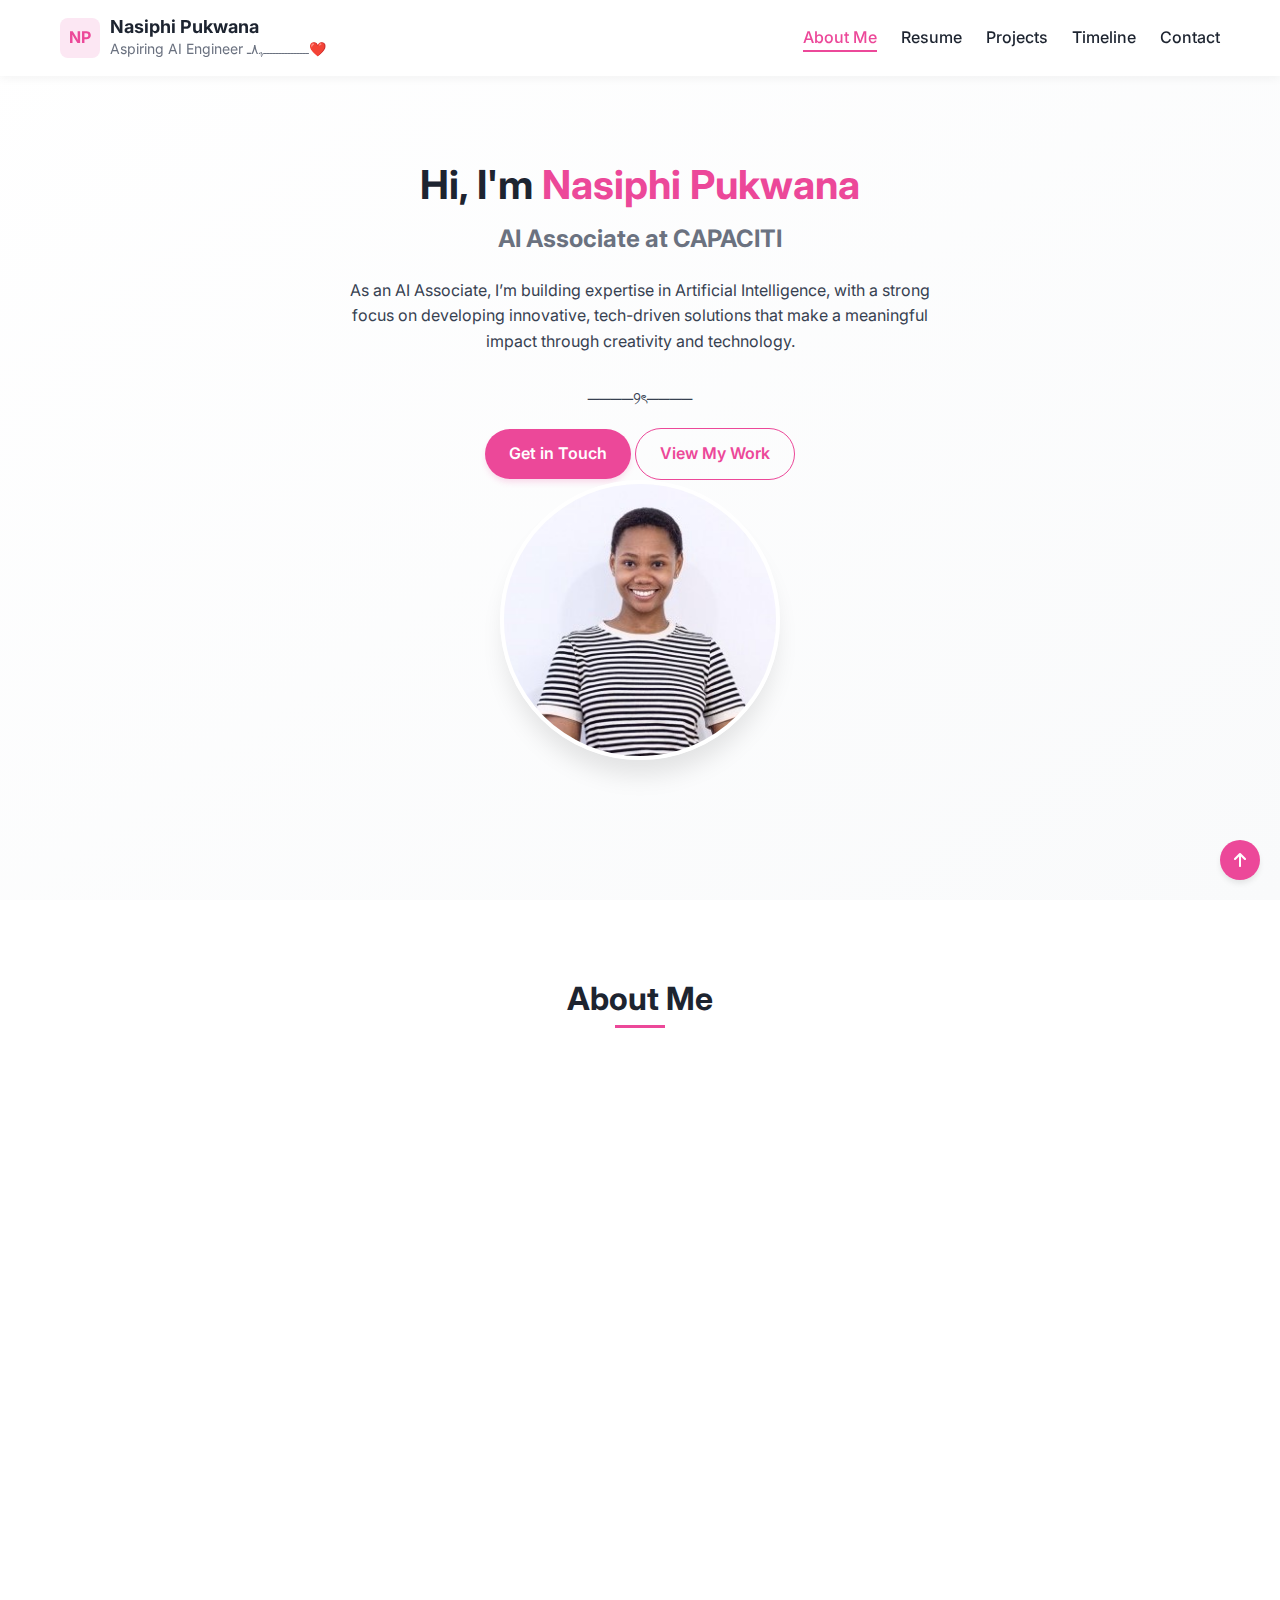
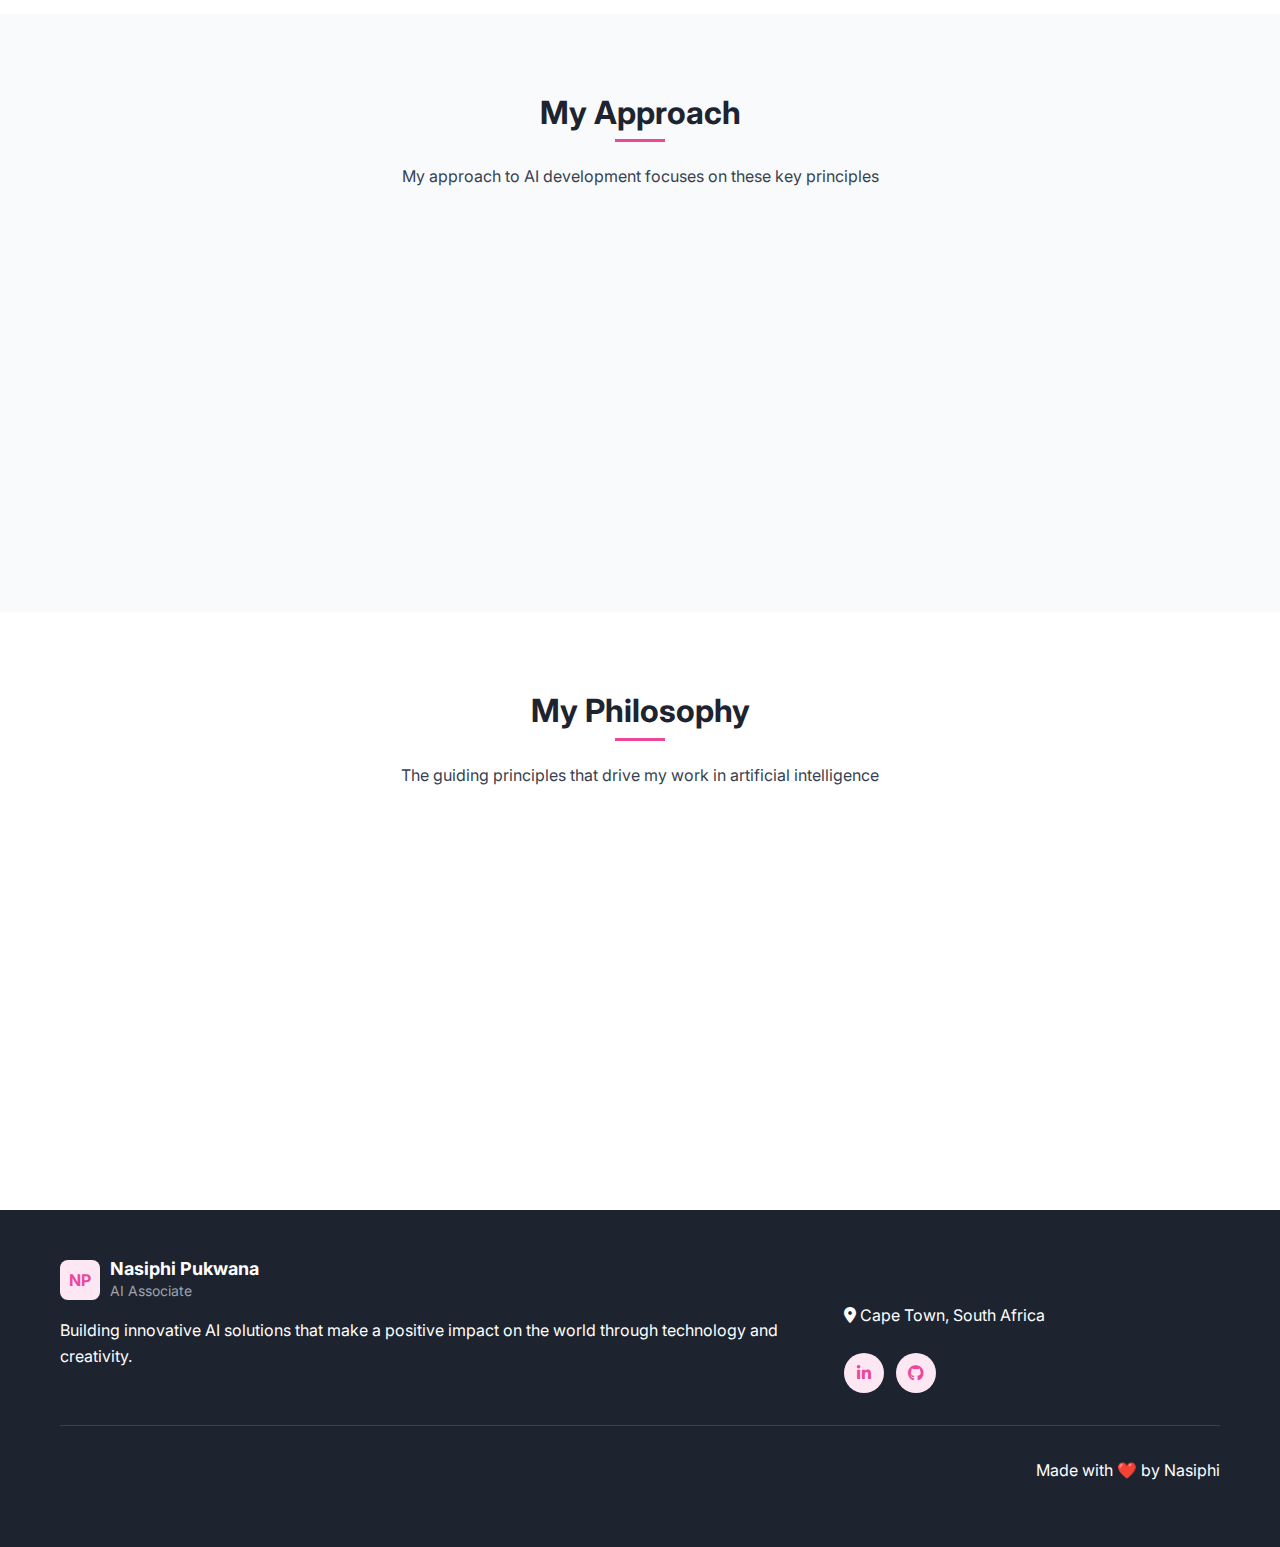
<file: index.html>
<!DOCTYPE html>
<html lang="en">
<head>
  <meta charset="UTF-8">
  <meta name="viewport" content="width=device-width, initial-scale=1.0">
  <title>Nasiphi Pukwana | AI Associate</title>
  <meta name="description" content="Portfolio of Nasiphi Pukwana, an AI Associate and Machine Learning Expert specializing in creating innovative AI solutions">
  
  
  <meta property="og:title" content="Nasiphi Pukwana | AI Associate">
  <meta property="og:description" content="Portfolio of Nasiphi Pukwana, an AI Associate and Machine Learning Expert">
  <meta property="og:image" content="https://images.unsplash.com/photo-1573497019940-1c28c88b4f3e">
  <meta property="og:url" content="https://nasiphipukwana.com">
  
  <!-- Favicon -->
  <link rel="icon" href="images/favicon.ico">
  
  <!-- CSS -->
  <link rel="stylesheet" href="/styles.css">
  
  <!-- Font Awesome -->
  <link rel="stylesheet" href="https://cdnjs.cloudflare.com/ajax/libs/font-awesome/6.1.1/css/all.min.css">
  
  <!-- Google Fonts -->
  <link rel="preconnect" href="https://fonts.googleapis.com">
  <link rel="preconnect" href="https://fonts.gstatic.com" crossorigin>
  <link href="https://fonts.googleapis.com/css2?family=Inter:wght@300;400;500;600;700&display=swap" rel="stylesheet">
</head>
<body>
  <!-- Header -->
  <header>
    <div class="container">
      <nav class="navbar">
        <div class="logo">
          <div class="logo-icon">NP</div>
          <div class="logo-text">
            <h1>Nasiphi Pukwana</h1>
            <p>Aspiring AI Engineer  <span>ـــــــــــــــﮩ٨ـ❤️️</span></p>
          </div>
        </div>
        
        <ul class="nav-menu">
          <li><a href="index.html" class="active">About Me</a></li>
          <li><a href="resume.html">Resume</a></li>
          <li><a href="projects.html">Projects</a></li>
          <li><a href="timeline.html">Timeline</a></li>
          <li><a href="contact.html">Contact</a></li>
        </ul>
        
        <button class="mobile-menu-btn">
          <i class="fas fa-bars"></i>
        </button>
      </nav>
    </div>
  </header>

  <!-- Hero Section -->
  <section class="hero">
    <div class="container">
      <div class="hero-content">
        <div class="reveal-left">
          <h1 class="hero-title">Hi, I'm <span style="color: #EC4899;">Nasiphi Pukwana</span></h1>
          <h2 class="hero-subtitle">AI Associate at CAPACITI </h2>
          <p class="hero-description">
            As an AI Associate, I’m building expertise in Artificial Intelligence, with a strong focus on developing innovative, tech-driven solutions that make a meaningful impact through creativity and technology.
          </p>
          <p>────୨ৎ────</p>
          <div class="hero-buttons">
            <a href="contact.html" class="btn btn-primary">Get in Touch</a>
            <a href="projects.html" class="btn btn-outline">View My Work</a>
          </div>
        </div>
        
        <div class="reveal-right">
          <img src="/images/Profile pic.jpeg" 
               alt="Nasiphi Pukwana" 
               class="hero-image">
        </div>
      </div>
    </div>
  </section>

  <!-- About Section -->
  <section class="about">
    <div class="container">
      <div class="text-center">
        <h2 class="section-title">About Me</h2>
      </div>
      
      <div class="about-content">
        <div class="about-image reveal-left">
          <div class="slideshow">
            <div class="slide">
              <img src="/images/Samsung.jpeg" 
                   alt="Nasiphi Pukwana" style="width: 100%; border-radius: 8px;">
            </div>
            <div class="slide">
              <img src="/images/Tutoring.jpeg" 
                   alt="Nasiphi Pukwana" style="width: 100%; border-radius: 8px;">
            </div>
            <div class="slide">
              <img src="/images/CHPC.jpg" 
                   alt="Nasiphi Pukwana" style="width: 100%; border-radius: 8px;">
            </div>
          </div>
        </div>
        
        <div class="about-text reveal-right">
          <h3>My Journey in AI</h3>

          <p>
            My journey into Artificial Intelligence began when i joined the 
           <a href="https://csr.samsung.com/en/storyView.do?contentsId=136" target="_blank">  Samsung Innovation Campus</a>
            where I was introduced to Python programming and the foundations of AI. 
            That experience sparked a passion for using technology to solve real-world, 
            human-centered problems.
          </p>
          <p>
            I’m currently sharpening my skills through 
            hands-on learning and startup-focused projects. 
            With a growth mindset and a strong commitment to continuous learning,
            I’m building a 
            purpose-driven career that bridges technology, innovation, and human well-beingS.
          </p>
          <P>
            As a woman in tech, I'm passionate about representation and using AI to create
            inclusive, empowering solutions. My vision is to be part of a future where
            AI doesn’t just automate, but truly transforms lives.
          </P>
          
        
        </div>
      </div>
    </div>
  </section>

  <!-- Approach Section -->
  <section class="approach">
    <div class="container">
      <div class="text-center">
        <h2 class="section-title">My Approach</h2>
        <p>My approach to AI development focuses on these key principles</p>
      </div>
      
      <div class="approach-grid">
        <div class="approach-card reveal">
          <div class="approach-card-icon">
            <i class="fas fa-lightbulb"></i>
          </div>
          <h3>Innovation First</h3>
          <p>
            I believe in pushing boundaries and exploring new possibilities in AI technology, always seeking innovative solutions to complex problems.
          </p>
        </div>
        
        <div class="approach-card reveal">
          <div class="approach-card-icon">
            <i class="fas fa-users"></i>
          </div>
          <h3>User-Centered</h3>
          <p>
            All of my AI solutions are designed with the user experience in mind, ensuring that technology serves human needs effectively.
          </p>
        </div>
        
        <div class="approach-card reveal">
          <div class="approach-card-icon">
            <i class="fas fa-shield-alt"></i>
          </div>
          <h3>Ethical AI</h3>
          <p>
            I am committed to developing AI systems that are fair, transparent, and respectful of privacy and human autonomy.
          </p>
        </div>
      </div>
    </div>
  </section>

  <!-- Philosophy Section -->
  <section class="philosophy">
    <div class="container">
      <div class="text-center">
        <h2 class="section-title">My Philosophy</h2>
        <p>The guiding principles that drive my work in artificial intelligence</p>
      </div>
      
      <div class="philosophy-content">
        <div class="philosophy-item reveal-left">
          <div class="philosophy-icon">
            <i class="fas fa-brain"></i>
          </div>
          <h3>Human-AI Collaboration</h3>
          <p>
            I believe that the most powerful applications of AI come from combining human intelligence and creativity with machine capabilities.
          </p>
        </div>
        
        <div class="philosophy-item reveal">
          <div class="philosophy-icon">
            <i class="fas fa-balance-scale"></i>
          </div>
          <h3>Responsible Innovation</h3>
          <p>
            Every technology has potential benefits and risks. I am committed to advancing AI in ways that maximize positive impact while minimizing harm.
          </p>
        </div>
        
        <div class="philosophy-item reveal-right">
          <div class="philosophy-icon">
            <i class="fas fa-globe"></i>
          </div>
          <h3>Global Perspective</h3>
          <p>
            AI solutions should be developed with awareness of diverse cultural contexts and with the goal of addressing global challenges.
          </p>
        </div>
      </div>
    </div>
  </section>

  <!-- Footer -->
   <footer>
    <div class="container">
      <div class="footer-container">
        <div class="footer-info">
          <div class="footer-logo">
            <div class="footer-logo-icon">NP</div>
            <div class="footer-logo-text">
              <h2>Nasiphi Pukwana</h2>
              <p>AI Associate</p>
            </div>
          </div>
          <p>Building innovative AI solutions that make a positive impact on the world through technology and creativity.</p>
        </div>
        
        <div class="footer-contact">
          <h3>Contact</h3>
          <p><i class="fas fa-map-marker-alt"></i> Cape Town, South Africa</p>
          <div class="social-icons">
            <a href="https://www.linkedin.com/in/nasiphi-pukwana-107148337/" class="social-icon"><i class="fab fa-linkedin-in"></i></a>
            <a href="https://github.com/pukwananasiphi" class="social-icon"><i class="fab fa-github"></i></a>
          </div>
        </div>
      </div>
      
      <div class="footer-bottom">
        <p>Made with <span style="color: pink;">❤️</span> by Nasiphi</p>
      </div>
    </div>
  </footer>

  <!-- Back to Top Button -->
  <a href="/index.html" class="back-to-top" aria-label="Back to top">
    <i class="fas fa-arrow-up"></i>
  </a>

  <!-- JavaScript -->
  <script src="/scripts.js"></script>
</body>
</html>
</file>
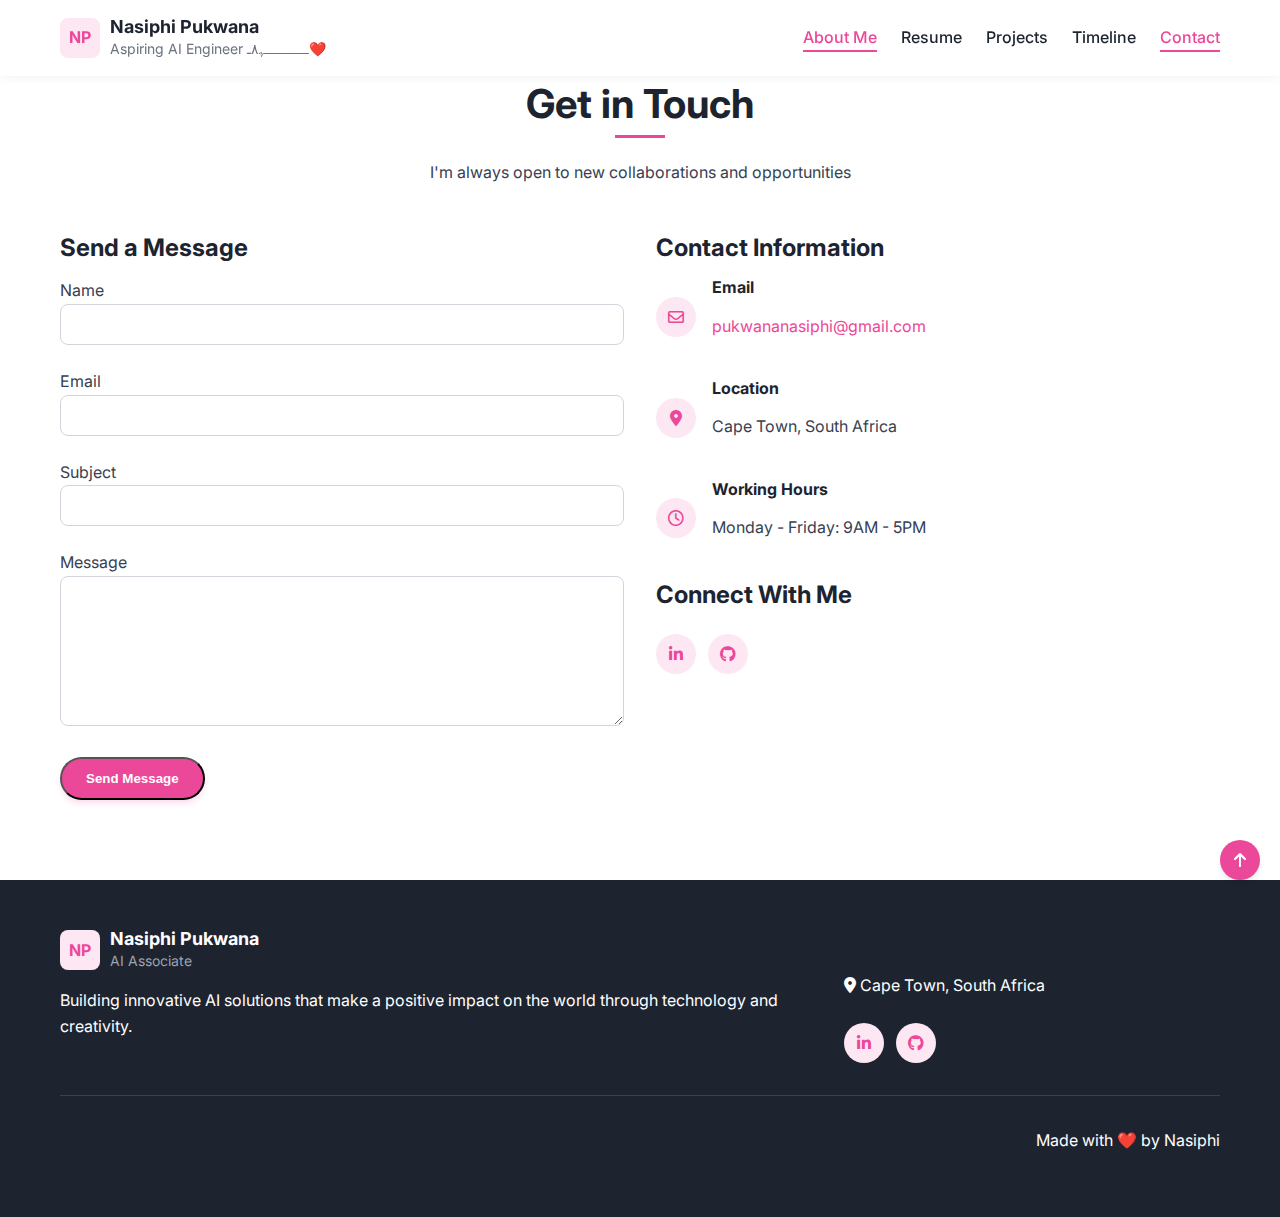
<file: contact.html>
<!DOCTYPE html>
<html lang="en">
<head>
  <meta charset="UTF-8">
  <meta name="viewport" content="width=device-width, initial-scale=1.0">
  <title>Contact | Nasiphi Pukwana | AI Associate</title>
  <meta name="description" content="Get in touch with Nasiphi Pukwana, AI Associate and Machine Learning Expert for collaborations and inquiries">
  
  <!-- Open Graph Tags -->
  <meta property="og:title" content="Contact | Nasiphi Pukwana | AI Associate">
  <meta property="og:description" content="Get in touch with Nasiphi Pukwana, AI Associate and Machine Learning Expert for collaborations and inquiries">
  <meta property="og:image" content="https://images.unsplash.com/photo-1573497019940-1c28c88b4f3e">
  <meta property="og:url" content="https://nasiphipukwana.com/contact">
  
  <!-- Favicon -->
  <link rel="icon" href="images/favicon.ico">
  
  <!-- CSS -->
  <link rel="stylesheet" href="/styles.css">
  
  <!-- Font Awesome -->
  <link rel="stylesheet" href="https://cdnjs.cloudflare.com/ajax/libs/font-awesome/6.1.1/css/all.min.css">
  
  <!-- Google Fonts -->
  <link rel="preconnect" href="https://fonts.googleapis.com">
  <link rel="preconnect" href="https://fonts.gstatic.com" crossorigin>
  <link href="https://fonts.googleapis.com/css2?family=Inter:wght@300;400;500;600;700&display=swap" rel="stylesheet">
</head>
<body>
  <!-- Header -->
  <header>
    <div class="container">
      <nav class="navbar">
        <div class="logo">
          <div class="logo-icon">NP</div>
          <div class="logo-text">
            <h1>Nasiphi Pukwana</h1>
             <p>Aspiring AI Engineer  <span>ـــــــــــــــﮩ٨ـ❤️️</span></p>
          </div>
        </div>
        
        <ul class="nav-menu">
          <li><a href="index.html" class="active">About Me</a></li>
          <li><a href="resume.html">Resume</a></li>
          <li><a href="projects.html">Projects</a></li>
          <li><a href="timeline.html">Timeline</a></li>
          <li><a href="contact.html">Contact</a></li>
        </ul>
        
        <button class="mobile-menu-btn">
          <i class="fas fa-bars"></i>
        </button>
      </nav>
    </div>
  </header>

  <!-- Contact Section -->
  <section class="contact">
    <div class="container">
      <div class="text-center">
        <h1 class="section-title">Get in Touch</h1>
        <p>I'm always open to new collaborations and opportunities</p>
      </div>
      
      <div class="contact-container">
        <div class="contact-form reveal-left">
          <h3>Send a Message</h3>
          <form id="contact-form">
            <div class="form-group">
              <label for="name">Name</label>
              <input type="text" id="name" class="form-control" required>
            </div>
            
            <div class="form-group">
              <label for="email">Email</label>
              <input type="email" id="email" class="form-control" required>
            </div>
            
            <div class="form-group">
              <label for="subject">Subject</label>
              <input type="text" id="subject" class="form-control" required>
            </div>
            
            <div class="form-group">
              <label for="message">Message</label>
              <textarea id="message" class="form-control" required></textarea>
            </div>
            
            <button type="submit" class="btn btn-primary">Send Message</button>
          </form>
        </div>
        
        <div class="contact-info reveal-right">
          <h3>Contact Information</h3>
          
          <div class="contact-method">
            <div class="contact-icon">
              <i class="far fa-envelope"></i>
            </div>
            <div>
              <h4>Email</h4>
              <p><a href="mailto:nasiphi.pukwana@example.com">pukwananasiphi@gmail.com</a></p>
            </div>
          </div>
          
          <div class="contact-method">
            <div class="contact-icon">
              <i class="fas fa-map-marker-alt"></i>
            </div>
            <div>
              <h4>Location</h4>
              <p>Cape Town, South Africa</p>
            </div>
          </div>
          
          <div class="contact-method">
            <div class="contact-icon">
              <i class="far fa-clock"></i>
            </div>
            <div>
              <h4>Working Hours</h4>
              <p>Monday - Friday: 9AM - 5PM</p>
            </div>
          </div>
          
          <h3 class="mt-8">Connect With Me</h3>
          <div class="social-icons">
            <a href="https://www.linkedin.com/in/nasiphi-pukwana-107148337/" class="social-icon"><i class="fab fa-linkedin-in"></i></a>
            <a href="https://github.com/pukwananasiphi" class="social-icon"><i class="fab fa-github"></i></a>
          </div>
        </div>
      </div>
    </div>
  </section>

  <!-- Footer -->
   <footer>
    <div class="container">
      <div class="footer-container">
        <div class="footer-info">
          <div class="footer-logo">
            <div class="footer-logo-icon">NP</div>
            <div class="footer-logo-text">
              <h2>Nasiphi Pukwana</h2>
              <p>AI Associate</p>
            </div>
          </div>
          <p>Building innovative AI solutions that make a positive impact on the world through technology and creativity.</p>
        </div>
        
        <div class="footer-contact">
          <h3>Contact</h3>
          <p><i class="fas fa-map-marker-alt"></i> Cape Town, South Africa</p>
          <div class="social-icons">
            <a href="https://www.linkedin.com/in/nasiphi-pukwana-107148337/" class="social-icon"><i class="fab fa-linkedin-in"></i></a>
            <a href="https://github.com/pukwananasiphi" class="social-icon"><i class="fab fa-github"></i></a>
          </div>
        </div>
      </div>
      
      <div class="footer-bottom">
        <p>Made with <span style="color: pink;">❤️</span> by Nasiphi</p>
      </div>
    </div>
  </footer>


  <!-- Back to Top Button -->
  <a href="/contact.html" class="back-to-top" aria-label="Back to top">
    <i class="fas fa-arrow-up"></i>
  </a>

  <!-- JavaScript -->
  <script src="scripts.js"></script>
</body>
</html>
</file>
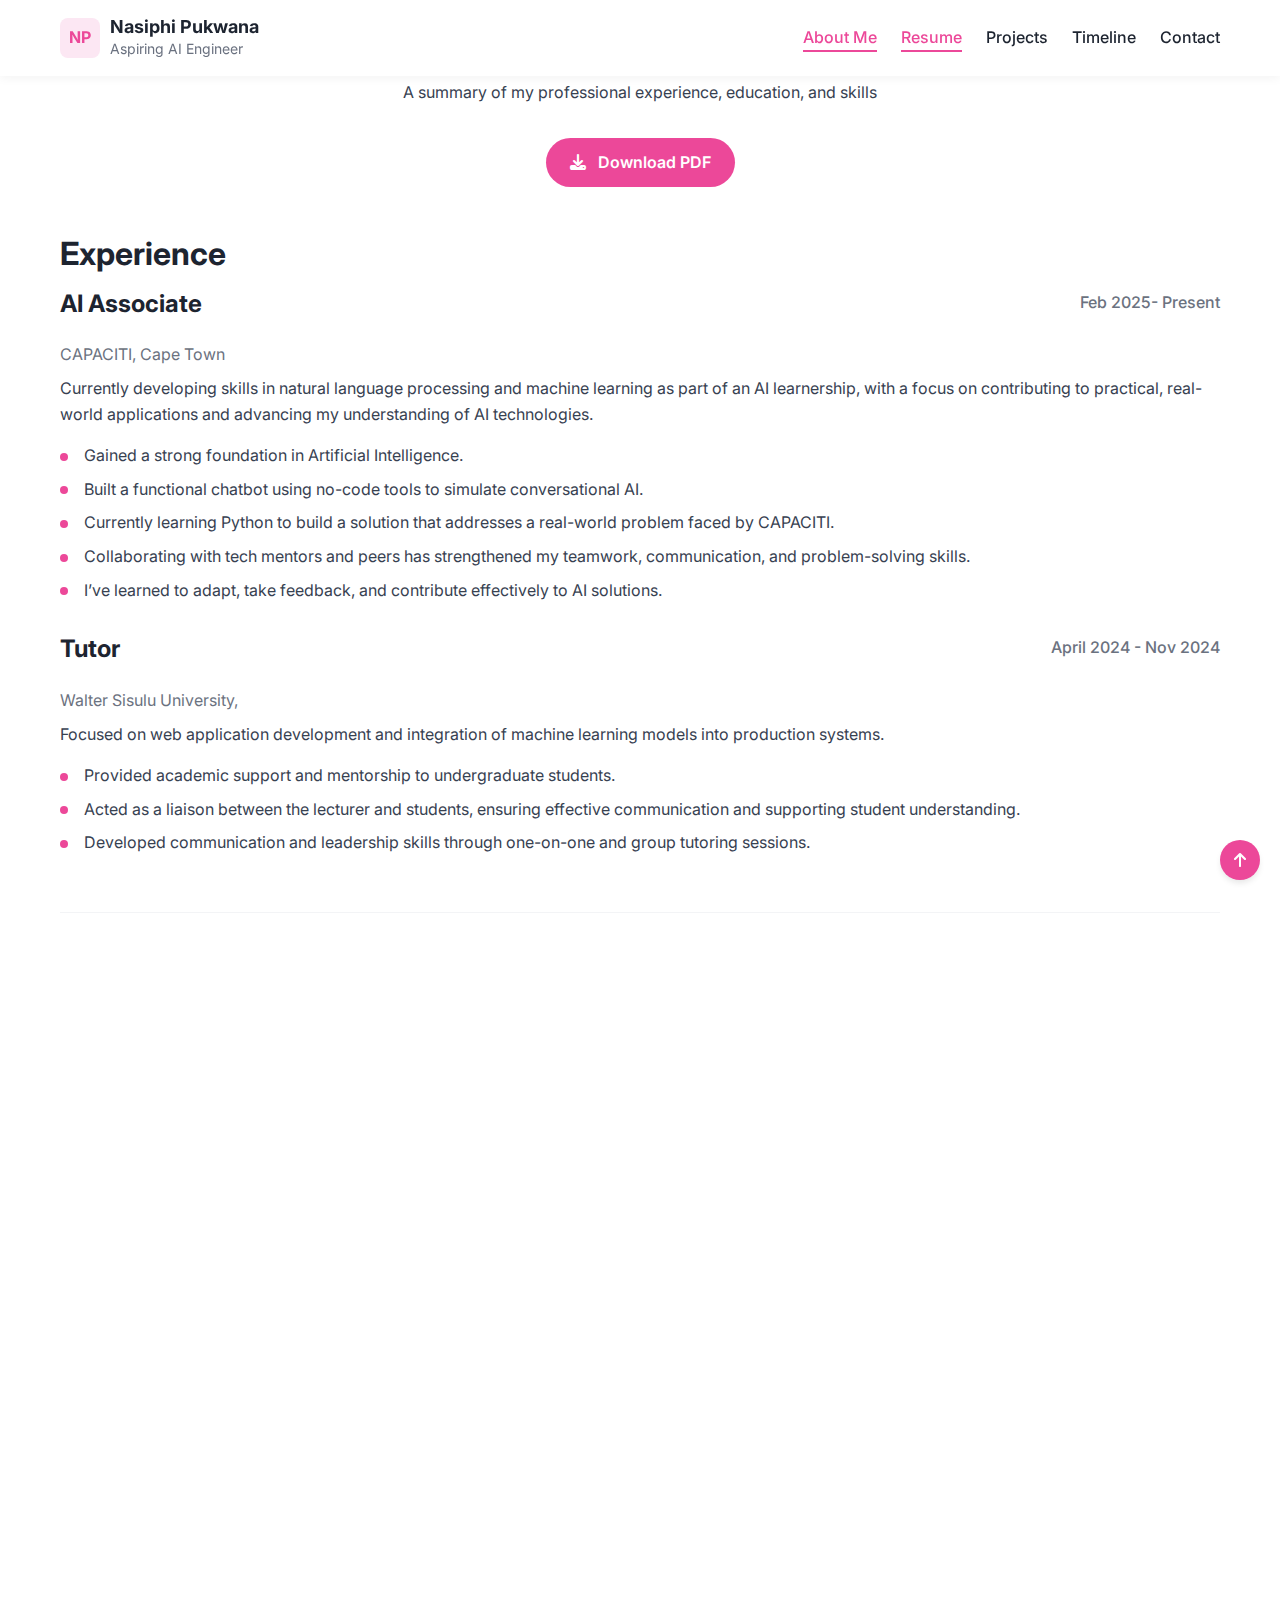
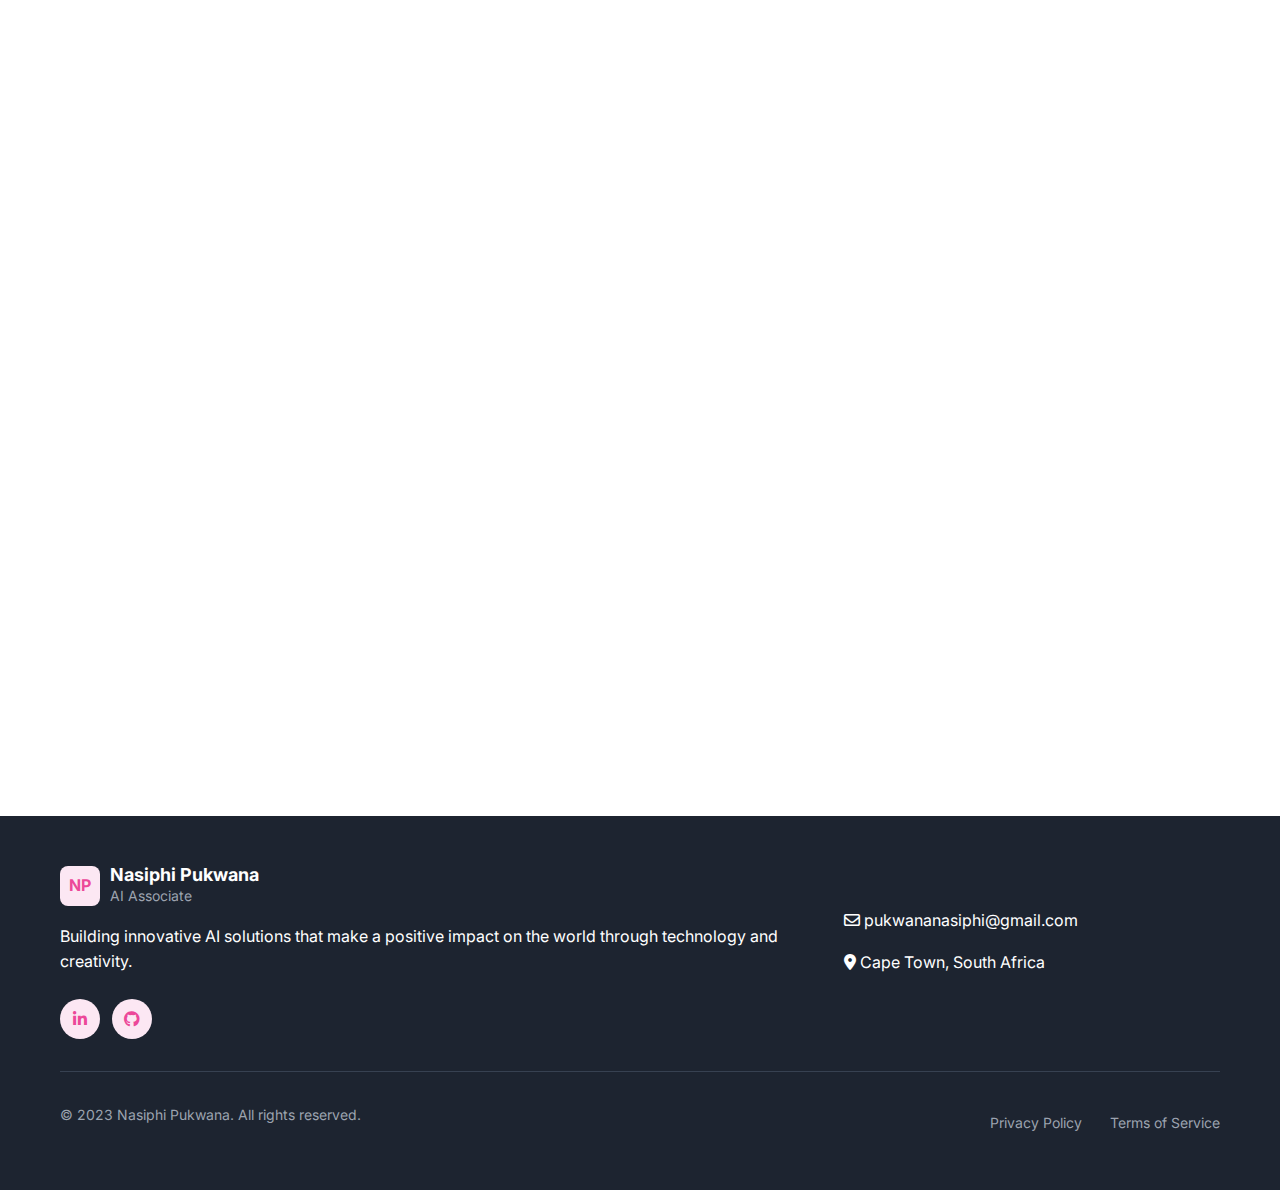
<file: resume.html>
<!DOCTYPE html>
<html lang="en">
<head>
  <meta charset="UTF-8">
  <meta name="viewport" content="width=device-width, initial-scale=1.0">
  <title>Resume | Nasiphi Pukwana</title>
  <meta name="description" content="Professional resume of Nasiphi Pukwana, AI Associate and Machine Learning Expert showcasing skills, experience, and education">
  
  <!-- Open Graph Tags -->
  <meta property="og:title" content="Resume | Nasiphi Pukwana | AI Associate">
  <meta property="og:description" content="Professional resume of Nasiphi Pukwana, AI Associate and Machine Learning Expert">
  <meta property="og:image" content="https://images.unsplash.com/photo-1573497019940-1c28c88b4f3e">
  <meta property="og:url" content="https://nasiphipukwana.com/resume">
  
  <!-- Favicon -->
  <link rel="icon" href="images/favicon.ico">
  
  <!-- CSS -->
  <link rel="stylesheet" href="/styles.css">
  
  <!-- Font Awesome -->
  <link rel="stylesheet" href="https://cdnjs.cloudflare.com/ajax/libs/font-awesome/6.1.1/css/all.min.css">
  
  <!-- Google Fonts -->
  <link rel="preconnect" href="https://fonts.googleapis.com">
  <link rel="preconnect" href="https://fonts.gstatic.com" crossorigin>
  <link href="https://fonts.googleapis.com/css2?family=Inter:wght@300;400;500;600;700&display=swap" rel="stylesheet">
  
  <style>
    /* Additional Resume Styles */
    .resume-section {
      padding: 3rem 0;
      border-bottom: 1px solid #f3f4f6;
    }
    
    .resume-section:last-child {
      border-bottom: none;
    }
    
    .resume-item {
      margin-bottom: 2rem;
    }
    
    .resume-item:last-child {
      margin-bottom: 0;
    }
    
    .resume-header {
      display: flex;
      justify-content: space-between;
      margin-bottom: 0.5rem;
    }
    
    .resume-date {
      color: #6b7280;
      font-weight: 500;
    }
    
    .resume-subtitle {
      color: #6b7280;
      margin-bottom: 0.5rem;
    }
    
    .resume-list {
      margin-top: 1rem;
      list-style-type: none;
    }
    
    .resume-list li {
      position: relative;
      padding-left: 1.5rem;
      margin-bottom: 0.5rem;
    }
    
    .resume-list li::before {
      content: '';
      position: absolute;
      left: 0;
      top: 0.6rem;
      width: 0.5rem;
      height: 0.5rem;
      border-radius: 50%;
      background-color: #EC4899;
    }
    
    .skill-bar-container {
      margin-bottom: 1.5rem;
    }
    
    .skill-name {
      display: flex;
      justify-content: space-between;
      margin-bottom: 0.5rem;
    }
    
    .skill-name span {
      font-weight: 500;
    }
    
    .skill-bar {
      height: 8px;
      background-color: #f3f4f6;
      border-radius: 50px;
      overflow: hidden;
    }
    
    .skill-progress {
      height: 100%;
      background-color: #EC4899;
      border-radius: 50px;
    }
    
    .download-btn {
      display: inline-block;
      margin-top: 1rem;
      padding: 0.75rem 1.5rem;
      background-color: #EC4899;
      color: white;
      border-radius: 50px;
      font-weight: 600;
      transition: all 0.3s;
    }
    
    .download-btn:hover {
      background-color: #DB2777;
      transform: translateY(-2px);
      box-shadow: 0 4px 6px -1px rgba(236, 72, 153, 0.2);
    }
    
    .download-btn i {
      margin-right: 0.5rem;
    }
  </style>
</head>
<body>
  <!-- Header -->
  <header>
    <div class="container">
      <nav class="navbar">
        <div class="logo">
          <div class="logo-icon">NP</div>
          <div class="logo-text">
            <h1>Nasiphi Pukwana</h1>
            <p>Aspiring AI Engineer</p>
          </div>
        </div>
        
        <ul class="nav-menu">
          <li><a href="index.html" class="active">About Me</a></li>
          <li><a href="resume.html">Resume</a></li>
          <li><a href="projects.html">Projects</a></li>
          <li><a href="timeline.html">Timeline</a></li>
          <li><a href="contact.html">Contact</a></li>
        </ul>
        
        <button class="mobile-menu-btn">
          <i class="fas fa-bars"></i>
        </button>
      </nav>
    </div>
  </header>

  <!-- Resume Section -->
  <section class="resume">
    <div class="container">
      <div class="text-center">
        <h1 class="section-title">My Resume</h1>
        <p>A summary of my professional experience, education, and skills</p>
        <a href="#" class="download-btn">
          <i class="fas fa-download"></i> Download PDF
        </a>
      </div>
      
      <!-- Experience Section -->
      <div class="resume-section reveal">
        <h2>Experience</h2>
        
        <div class="resume-item">
          <div class="resume-header">
            <h3>AI Associate</h3>
            <span class="resume-date">Feb 2025- Present</span>
          </div>
          <p class="resume-subtitle">CAPACITI, Cape Town</p>
          <p>
            Currently developing skills in natural language processing and machine learning as part of an AI learnership, 
            with a focus on contributing to practical, real-world applications and advancing my understanding of AI technologies.
          </p>
          <ul class="resume-list">
            <li>Gained a strong foundation in Artificial Intelligence.</li>
            <li>Built a functional chatbot using no-code tools to simulate conversational AI.</li>
            <li>Currently learning Python to build a solution that addresses a real-world problem faced by CAPACITI.</li>
            <li>Collaborating with tech mentors and peers has strengthened my teamwork, communication, and problem-solving skills.</li>
            <li> I’ve learned to adapt, take feedback, and contribute effectively to AI solutions.</li>
          </ul>
        </div>
        
        <div class="resume-item">
          <div class="resume-header">
            <h3>Tutor</h3>
            <span class="resume-date">April 2024 - Nov 2024</span>
          </div>
          <p class="resume-subtitle">Walter Sisulu University,</p>
          <p>
            Focused on web application development and integration of machine learning models into production systems.
          </p>
          <ul class="resume-list">
            <li>Provided academic support and mentorship to undergraduate students. </li>
            <li>Acted as a liaison between the lecturer and students, ensuring effective communication and supporting student understanding.</li>
            <li>Developed communication and leadership skills through one-on-one and group tutoring sessions.</li>
          </ul>
        </div>
      </div>
      
      <!-- Education Section -->
      <div class="resume-section reveal">
        <h2>Education</h2>
        
        <div class="resume-item">
          <div class="resume-header">
            <h3>Diploma in ICT in Application Development</h3>
            <span class="resume-date">2021 - 2024</span>
          </div>
          <p class="resume-subtitle">Walter Sisulu University </p>
          <p>
            Graduated with cum laude.
          </p>
        </div>
        
        <div class="resume-item">
          <div class="resume-header">
            <h3>Certificate in Business Management</h3>
            <span class="resume-date">2016- 2017</span>
          </div>
          <p class="resume-subtitle">College of Cape Town</p>
        </div>
      </div>
      
      <!-- Skills Section -->
      <div class="resume-section reveal">
        <h2>Skills</h2>
        
        <div class="resume-item">
          <h3>Technical Skills</h3>
          
          <div class="skill-bar-container" data-percentage="95">
            <div class="skill-name">
              <span>Machine Learning</span>
              <span>95%</span>
            </div>
            <div class="skill-bar">
              <div class="skill-progress" style="width: 95%;"></div>
            </div>
          </div>
          
          <div class="skill-bar-container" data-percentage="90">
            <div class="skill-name">
              <span>Deep Learning</span>
              <span>90%</span>
            </div>
            <div class="skill-bar">
              <div class="skill-progress" style="width: 90%;"></div>
            </div>
          </div>
          
          <div class="skill-bar-container" data-percentage="85">
            <div class="skill-name">
              <span>Natural Language Processing</span>
              <span>85%</span>
            </div>
            <div class="skill-bar">
              <div class="skill-progress" style="width: 85%;"></div>
            </div>
          </div>
          
          <div class="skill-bar-container" data-percentage="80">
            <div class="skill-name">
              <span>Computer Vision</span>
              <span>80%</span>
            </div>
            <div class="skill-bar">
              <div class="skill-progress" style="width: 80%;"></div>
            </div>
          </div>
        </div>
        
        <div class="resume-item">
          <h3>Programming Languages & Tools</h3>
          <p>
            Python, Java,  JavaScript, SQL, Git,Apex Oracle
          </p>
        </div>
        
        <div class="resume-item">
          <h3>Languages</h3>
          <p>
            English (Fluent), Xhosa (Native), Zulu (Conversational)
          </p>
        </div>
      </div>
      
      <!-- Certifications Section -->
      <div class="resume-section reveal">
        <h2>Certifications</h2>
        
        <div class="resume-item">
          <div class="resume-header">
            <h3>Data Science tools</h3>
            <span class="resume-date">2023</span>
          </div>
          <p>Cognitive Class</p>
        </div>
        
        <div class="resume-item">
          <div class="resume-header">
            <h3>Introduction to Artficial Intelligence</h3>
            <span class="resume-date">2025</span>
          </div>
          <p>Coursera</p>
        </div>
        
        <div class="resume-item">
          <div class="resume-header">
            <h3>Introduction to HTML, CSS &JavaScript</h3>
            <span class="resume-date">2025</span>
          </div>
          <p>Coursera</p>
        </div>
        </div>
      </div>
    </div>
  </section>

  <!-- Footer -->
  <footer>
    <div class="container">
      <div class="footer-container">
        <div class="footer-info">
          <div class="footer-logo">
            <div class="footer-logo-icon">NP</div>
            <div class="footer-logo-text">
              <h2>Nasiphi Pukwana</h2>
              <p>AI Associate</p>
            </div>
          </div>
          <p>Building innovative AI solutions that make a positive impact on the world through technology and creativity.</p>
          <div class="social-icons">
             <a href="https://www.linkedin.com/in/nasiphi-pukwana-107148337/" class="social-icon"><i class="fab fa-linkedin-in"></i></a>
            <a href="https://github.com/pukwananasiphi" class="social-icon"><i class="fab fa-github"></i></a>
          </div>
        </div>
        
        <div class="footer-contact">
          <h3>Contact</h3>
          <p><i class="far fa-envelope"></i> pukwananasiphi@gmail.com</p>
          <p><i class="fas fa-map-marker-alt"></i> Cape Town, South Africa</p>
        </div>
      </div>
      
      <div class="footer-bottom">
        <p class="footer-copyright">&copy; 2023 Nasiphi Pukwana. All rights reserved.</p>
        <div class="footer-links">
          <a href="#">Privacy Policy</a>
          <a href="#">Terms of Service</a>
        </div>
      </div>
    </div>
  </footer>

  <!-- Back to Top Button -->
  <a href="#" class="back-to-top" aria-label="Back to top">
    <i class="fas fa-arrow-up"></i>
  </a>

  <!-- JavaScript -->
  <script src="/scripts.js"></script>
</body>
</html>
</file>
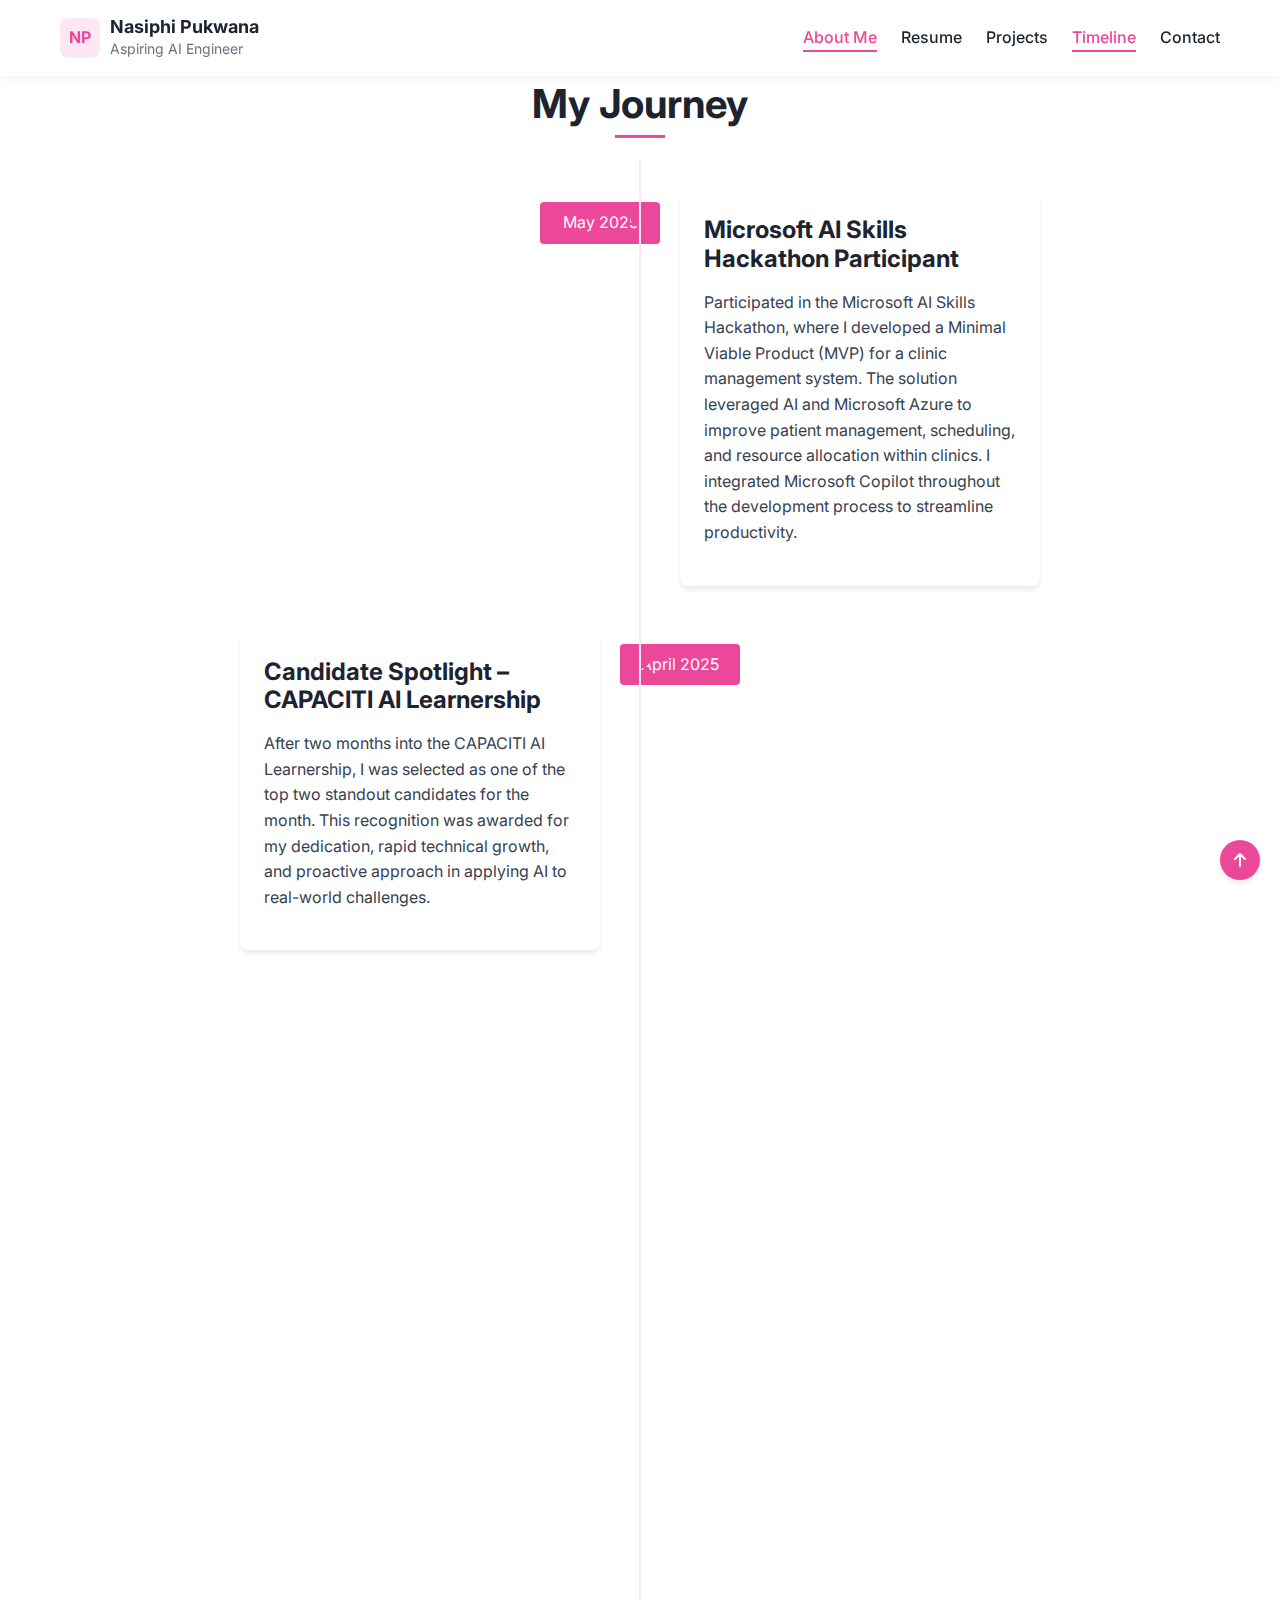
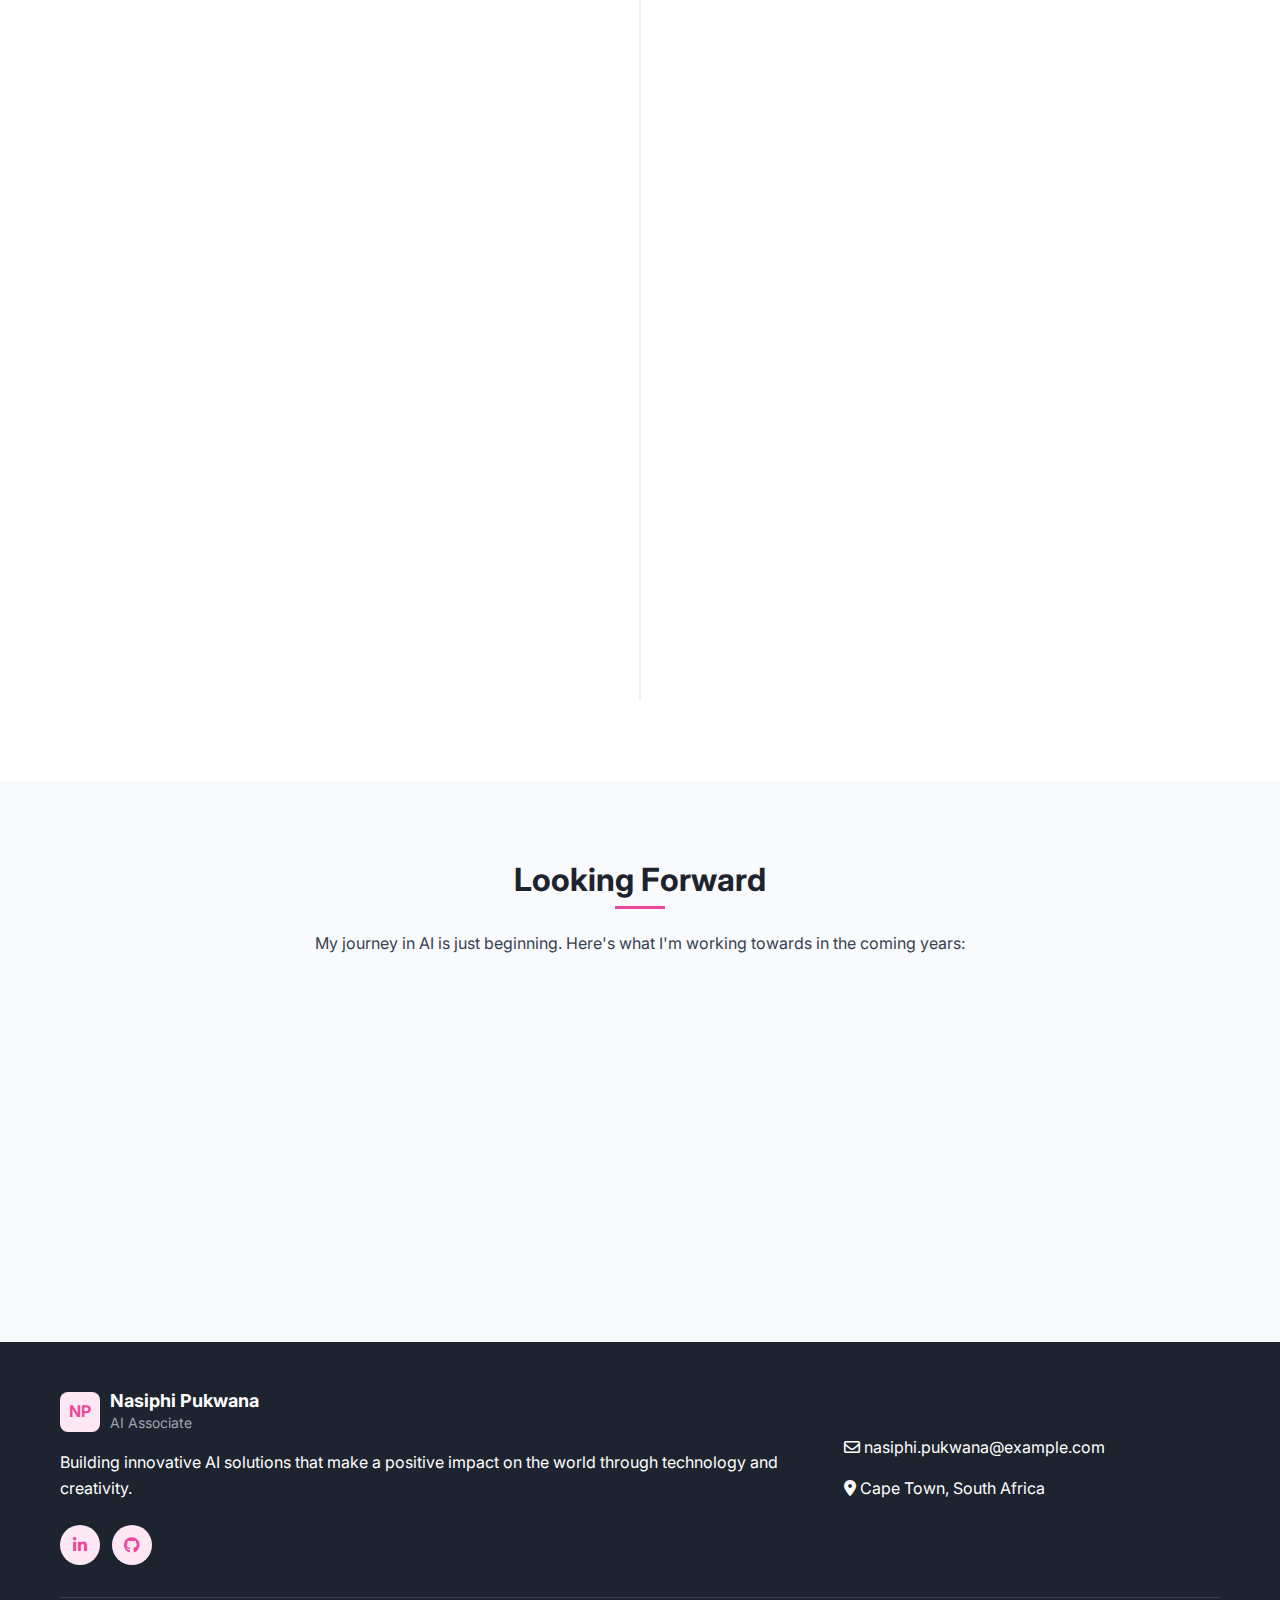
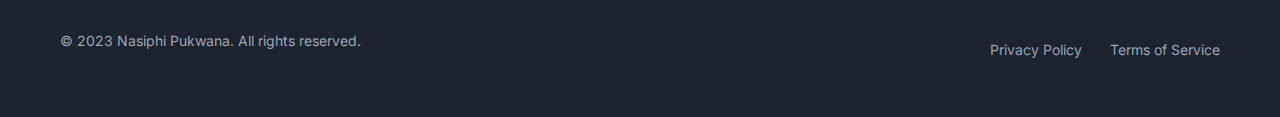
<file: timeline.html>
<!DOCTYPE html>
<html lang="en">
<head>
  <meta charset="UTF-8">
  <meta name="viewport" content="width=device-width, initial-scale=1.0">
  <title>Timeline | Nasiphi Pukwana | AI Associate</title>
  <meta name="description" content="Explore Nasiphi Pukwana's professional journey and career timeline in AI and machine learning">
  
  <!-- Open Graph Tags -->
  <meta property="og:title" content="Timeline | Nasiphi Pukwana | AI Associate">
  <meta property="og:description" content="Explore Nasiphi Pukwana's professional journey and career timeline in AI and machine learning">
  <meta property="og:image" content="https://images.unsplash.com/photo-1573497019940-1c28c88b4f3e">
  <meta property="og:url" content="https://nasiphipukwana.com/timeline">
  
  <!-- Favicon -->
  <link rel="icon" href="images/favicon.ico">
  
  <!-- CSS -->
  <link rel="stylesheet" href="/styles.css">
  
  <!-- Font Awesome -->
  <link rel="stylesheet" href="https://cdnjs.cloudflare.com/ajax/libs/font-awesome/6.1.1/css/all.min.css">
  
  <!-- Google Fonts -->
  <link rel="preconnect" href="https://fonts.googleapis.com">
  <link rel="preconnect" href="https://fonts.gstatic.com" crossorigin>
  <link href="https://fonts.googleapis.com/css2?family=Inter:wght@300;400;500;600;700&display=swap" rel="stylesheet">
</head>
<body>
  <!-- Header -->
  <header>
    <div class="container">
      <nav class="navbar">
        <div class="logo">
          <div class="logo-icon">NP</div>
          <div class="logo-text">
            <h1>Nasiphi Pukwana</h1>
            <p>Aspiring AI Engineer</p>
          </div>
        </div>
        
        <ul class="nav-menu">
          <li><a href="index.html" class="active">About Me</a></li>
          <li><a href="resume.html">Resume</a></li>
          <li><a href="projects.html">Projects</a></li>
          <li><a href="timeline.html">Timeline</a></li>
          <li><a href="contact.html">Contact</a></li>
        </ul>
        
        <button class="mobile-menu-btn">
          <i class="fas fa-bars"></i>
        </button>
      </nav>
    </div>
  </header>

  <!-- Timeline Section -->
  <section class="timeline">
    <div class="container">
      <div class="text-center">
        <h1 class="section-title">My Journey</h1>
      </div>
      
      <div class="timeline-container">
        <!-- 2023 -->
        <div class="timeline-item reveal">
          <div class="timeline-dot"></div>
          <div class="timeline-content">
            <div class="timeline-date"> May 2025</div>
            <h3> Microsoft AI Skills Hackathon Participant</h3>
            <p>
              Participated in the Microsoft AI Skills Hackathon, 
              where I developed a Minimal Viable Product (MVP) for a clinic management system.
               The solution leveraged AI and Microsoft Azure to improve patient management, 
               scheduling, and resource allocation within clinics. I integrated 
               Microsoft Copilot throughout the development process to streamline productivity.
            </p>
          </div>
        </div>

        <div class="timeline-item reveal">
          <div class="timeline-dot"></div>
          <div class="timeline-content">
            <div class="timeline-date">April 2025</div>
            <h3>Candidate Spotlight – CAPACITI AI Learnership</h3>
            <p>
             After two months into the CAPACITI AI Learnership, I was selected as one of the top two standout candidates for the month. This recognition was awarded for my dedication, rapid technical growth, and proactive approach in applying AI to real-world challenges. 
            </p>
          </div>
        </div>
        
        <!-- 2022 -->
        <div class="timeline-item reveal">
          <div class="timeline-dot"></div>
          <div class="timeline-content">
            <div class="timeline-date"> July 2024</div>
            <h3>Student Cluster Competition Participant</h3>
            <h4></h4>
            <p> Participated in the highly competitive Student Cluster Competition. I collaborated with a team to benchmark, configure, and optimize computational workloads, including HPL, HPCC, LAMMPS, and Qiskit simulations. I played a key role in submitting required deliverables, such as code, output files, and performance metrics, ensuring that all deadlines were met. 
              This experience provided me with hands-on exposure to high-performance computing, 
              clustering, and advanced computational tools. </p>
          </div>
        </div>
        
        <!-- 2021 -->

        
        <!-- 2020 -->
        <div class="timeline-item reveal">
          <div class="timeline-dot"></div>
          <div class="timeline-content">
            <div class="timeline-date">2020</div>
            <h3>Bachelor's Degree</h3>
            <p>
              Graduated with a Bachelor of Science in Computer Engineering from State University with honors.
            </p>
          </div>
        </div>
        
        <!-- 2018 -->
        <div class="timeline-item reveal">
          <div class="timeline-dot"></div>
          <div class="timeline-content">
            <div class="timeline-date">2018</div>
            <h3>First AI Project</h3>
            <p>
              Developed my first machine learning project, a simple image classifier using convolutional neural networks, which sparked my interest in AI.
            </p>
          </div>
        </div>
        
        <!-- 2016 -->
        <div class="timeline-item reveal">
          <div class="timeline-dot"></div>
          <div class="timeline-content">
            <div class="timeline-date">2016</div>
            <h3>University Journey Begins</h3>
            <p>
              Started my Bachelor's degree in Computer Engineering at State University, beginning my formal education in technology and computer science.
            </p>
          </div>
        </div>
      </div>
    </div>
  </section>

  <!-- Looking Forward Section -->
  <section class="looking-forward">
    <div class="container">
      <div class="text-center">
        <h2 class="section-title">Looking Forward</h2>
        <p>My journey in AI is just beginning. Here's what I'm working towards in the coming years:</p>
      </div>
      
      <div class="goals-container">
        <div class="goals-card short-term reveal-left">
          <div class="goals-header">
            <div class="goals-number">1</div>
            <h3>Short-term Goals (1-2 Years)</h3>
          </div>
          <ul class="goals-list">
            <li>
              <i class="fas fa-check-circle"></i>
              <span>Secure a full-time position as an AI Engineer</span>
            </li>
            <li>
              <i class="fas fa-check-circle"></i>
              <span>Publish research in a peer-reviewed journal</span>
            </li>
            <li>
              <i class="fas fa-check-circle"></i>
              <span>Contribute to open-source AI projects</span>
            </li>
          </ul>
        </div>
        
        <div class="goals-card long-term reveal-right">
          <div class="goals-header">
            <div class="goals-number">2</div>
            <h3>Long-term Vision (3-5 Years)</h3>
          </div>
          <ul class="goals-list">
            <li>
              <i class="fas fa-check-circle"></i>
              <span>Lead an AI research team or project</span>
            </li>
            <li>
              <i class="fas fa-check-circle"></i>
              <span>Develop an AI solution that impacts a million users</span>
            </li>
            <li>
              <i class="fas fa-check-circle"></i>
              <span>Pursue further education in specialized AI fields</span>
            </li>
          </ul>
        </div>
      </div>
    </div>
  </section>

  <!-- Footer -->
  <footer>
    <div class="container">
      <div class="footer-container">
        <div class="footer-info">
          <div class="footer-logo">
            <div class="footer-logo-icon">NP</div>
            <div class="footer-logo-text">
              <h2>Nasiphi Pukwana</h2>
              <p>AI Associate</p>
            </div>
          </div>
          <p>Building innovative AI solutions that make a positive impact on the world through technology and creativity.</p>
          <div class="social-icons">
             <a href="https://www.linkedin.com/in/nasiphi-pukwana-107148337/" class="social-icon"><i class="fab fa-linkedin-in"></i></a>
            <a href="https://github.com/pukwananasiphi" class="social-icon"><i class="fab fa-github"></i></a>
          </div>
        </div>
        
        <div class="footer-contact">
          <h3>Contact</h3>
          <p><i class="far fa-envelope"></i> nasiphi.pukwana@example.com</p>
          <p><i class="fas fa-map-marker-alt"></i> Cape Town, South Africa</p>
        </div>
      </div>
      
      <div class="footer-bottom">
        <p class="footer-copyright">&copy; 2023 Nasiphi Pukwana. All rights reserved.</p>
        <div class="footer-links">
          <a href="#">Privacy Policy</a>
          <a href="#">Terms of Service</a>
        </div>
      </div>
    </div>
  </footer>

  <!-- Back to Top Button -->
  <a href="#" class="back-to-top" aria-label="Back to top">
    <i class="fas fa-arrow-up"></i>
  </a>

  <!-- JavaScript -->
  <script src="/scripts.js"></script>
</body>
</html>
</file>
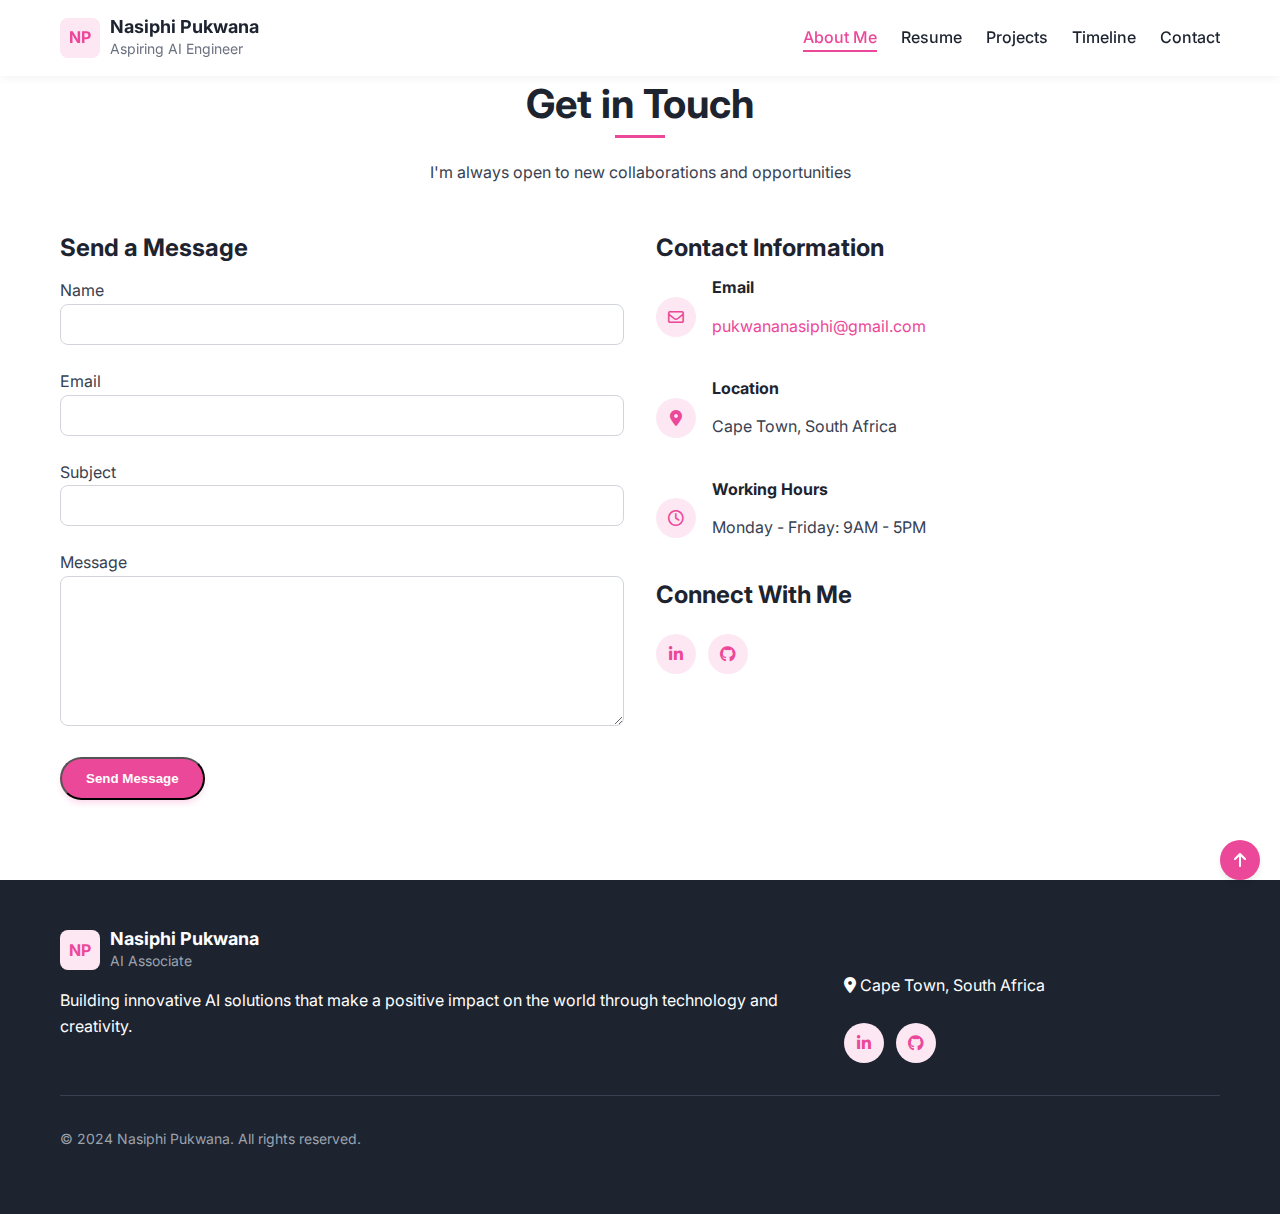
<file: MySite/contact.html>
<!DOCTYPE html>
<html lang="en">
<head>
  <meta charset="UTF-8">
  <meta name="viewport" content="width=device-width, initial-scale=1.0">
  <title>Contact | Nasiphi Pukwana | AI Associate</title>
  <meta name="description" content="Get in touch with Nasiphi Pukwana, AI Associate and Machine Learning Expert for collaborations and inquiries">
  
  <!-- Open Graph Tags -->
  <meta property="og:title" content="Contact | Nasiphi Pukwana | AI Associate">
  <meta property="og:description" content="Get in touch with Nasiphi Pukwana, AI Associate and Machine Learning Expert for collaborations and inquiries">
  <meta property="og:image" content="https://images.unsplash.com/photo-1573497019940-1c28c88b4f3e">
  <meta property="og:url" content="https://nasiphipukwana.com/contact">
  
  <!-- Favicon -->
  <link rel="icon" href="images/favicon.ico">
  
  <!-- CSS -->
  <link rel="stylesheet" href="/styles.css">

  <script src="https://cdn.emailjs.com/dist/email.min.js"></script>

  
  <!-- Font Awesome -->
  <link rel="stylesheet" href="https://cdnjs.cloudflare.com/ajax/libs/font-awesome/6.1.1/css/all.min.css">
  
  <!-- Google Fonts -->
  <link rel="preconnect" href="https://fonts.googleapis.com">
  <link rel="preconnect" href="https://fonts.gstatic.com" crossorigin>
  <link href="https://fonts.googleapis.com/css2?family=Inter:wght@300;400;500;600;700&display=swap" rel="stylesheet">
</head>
<body>
  <!-- Header -->
  <header>
    <div class="container">
      <nav class="navbar">
        <div class="logo">
          <div class="logo-icon">NP</div>
          <div class="logo-text">
            <h1>Nasiphi Pukwana</h1>
            <p>Aspiring AI Engineer</p>
          </div>
        </div>
        
        <ul class="nav-menu">
          <li><a href="index.html" class="active">About Me</a></li>
          <li><a href="resume.html">Resume</a></li>
          <li><a href="projects.html">Projects</a></li>
          <li><a href="timeline.html">Timeline</a></li>
          <li><a href="contact.html">Contact</a></li>
        </ul>
        
        <button class="mobile-menu-btn">
          <i class="fas fa-bars"></i>
        </button>
      </nav>
    </div>
  </header>

  <!-- Contact Section -->
  <section class="contact">
    <div class="container">
      <div class="text-center">
        <h1 class="section-title">Get in Touch</h1>
        <p>I'm always open to new collaborations and opportunities</p>
      </div>
      
      <div class="contact-container">
        <div class="contact-form reveal-left">
          <h3>Send a Message</h3>
          <form id="contact-form">
  <div class="form-group">
    <label for="name">Name</label>
    <input type="text" id="name" name="user_name" class="form-control" required>
  </div>

  <div class="form-group">
    <label for="email">Email</label>
    <input type="email" id="email" name="user_email" class="form-control" required>
  </div>

  <div class="form-group">
    <label for="subject">Subject</label>
    <input type="text" id="subject" name="subject" class="form-control" required>
  </div>

  <div class="form-group">
    <label for="message">Message</label>
    <textarea id="message" name="message" class="form-control" required></textarea>
  </div>

  <button type="submit" class="btn btn-primary">Send Message</button>
</form>

        </div>
        
        <div class="contact-info reveal-right">
          <h3>Contact Information</h3>
          
          <div class="contact-method">
            <div class="contact-icon">
              <i class="far fa-envelope"></i>
            </div>
            <div>
              <h4>Email</h4>
              <p><a href="mailto:nasiphi.pukwana@example.com">pukwananasiphi@gmail.com</a></p>
            </div>
          </div>
          
          <div class="contact-method">
            <div class="contact-icon">
              <i class="fas fa-map-marker-alt"></i>
            </div>
            <div>
              <h4>Location</h4>
              <p>Cape Town, South Africa</p>
            </div>
          </div>
          
          <div class="contact-method">
            <div class="contact-icon">
              <i class="far fa-clock"></i>
            </div>
            <div>
              <h4>Working Hours</h4>
              <p>Monday - Friday: 9AM - 5PM</p>
            </div>
          </div>
          
          <h3 class="mt-8">Connect With Me</h3>
          <div class="social-icons">
            <a href="https://www.linkedin.com/in/nasiphi-pukwana-107148337/" class="social-icon"><i class="fab fa-linkedin-in"></i></a>
            <a href="https://github.com/pukwananasiphi" class="social-icon"><i class="fab fa-github"></i></a>
          </div>
        </div>
      </div>
    </div>
  </section>

  <!-- Footer -->
  <footer>
    <div class="container">
      <div class="footer-container">
        <div class="footer-info">
          <div class="footer-logo">
            <div class="footer-logo-icon">NP</div>
            <div class="footer-logo-text">
              <h2>Nasiphi Pukwana</h2>
              <p>AI Associate</p>
            </div>
          </div>
          <p>Building innovative AI solutions that make a positive impact on the world through technology and creativity.</p>
        </div>
        
        <div class="footer-contact">
          <h3>Contact</h3>
          <p><i class="fas fa-map-marker-alt"></i> Cape Town, South Africa</p>
          <div class="social-icons">
            <a href="https://www.linkedin.com/in/nasiphi-pukwana-107148337/" class="social-icon"><i class="fab fa-linkedin-in"></i></a>
            <a href="https://github.com/pukwananasiphi" class="social-icon"><i class="fab fa-github"></i></a>
          </div>
        </div>
      </div>
      
      <div class="footer-bottom">
        <p class="footer-copyright">&copy; 2024 Nasiphi Pukwana. All rights reserved.</p>
      </div>
    </div>
  </footer>

  <!-- Back to Top Button -->
  <a href="#" class="back-to-top" aria-label="Back to top">
    <i class="fas fa-arrow-up"></i>
  </a>

  <!-- JavaScript -->
  <script src="scripts.js"></script>
</body>
</html>
</file>
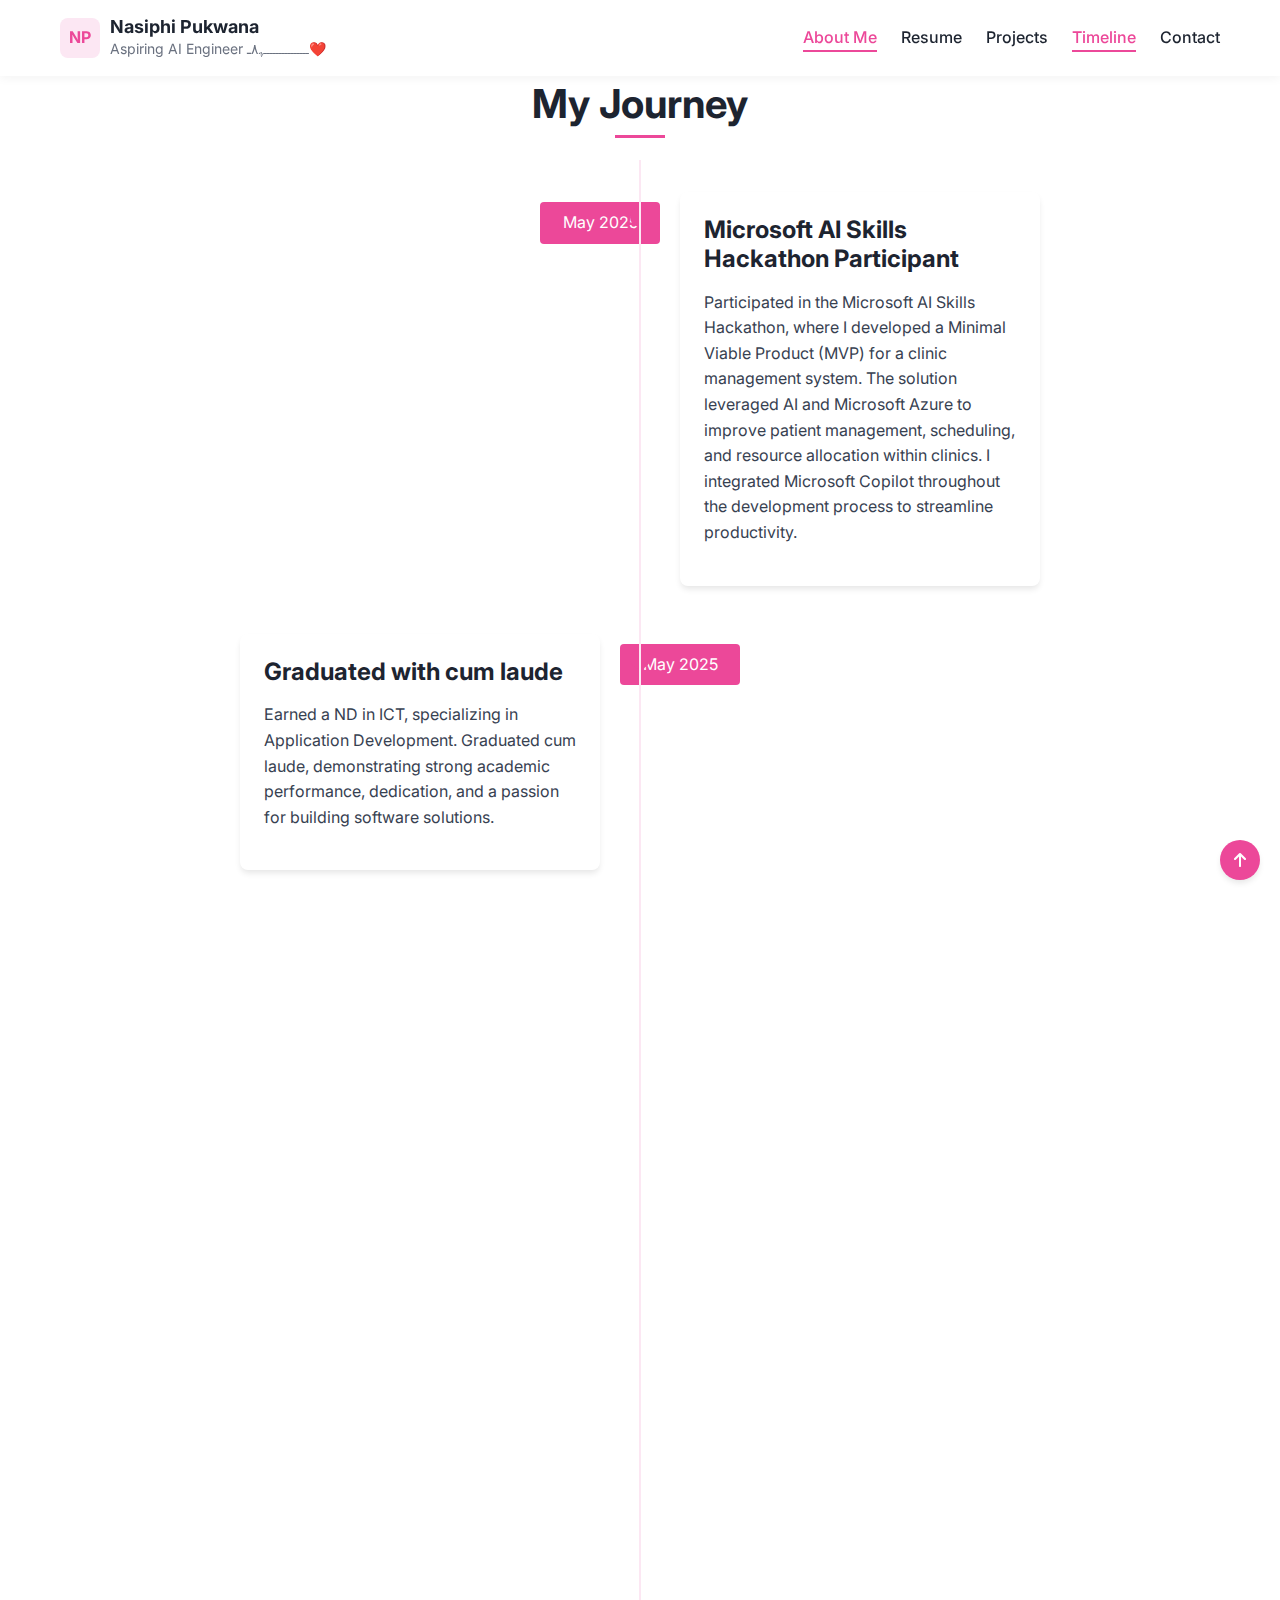
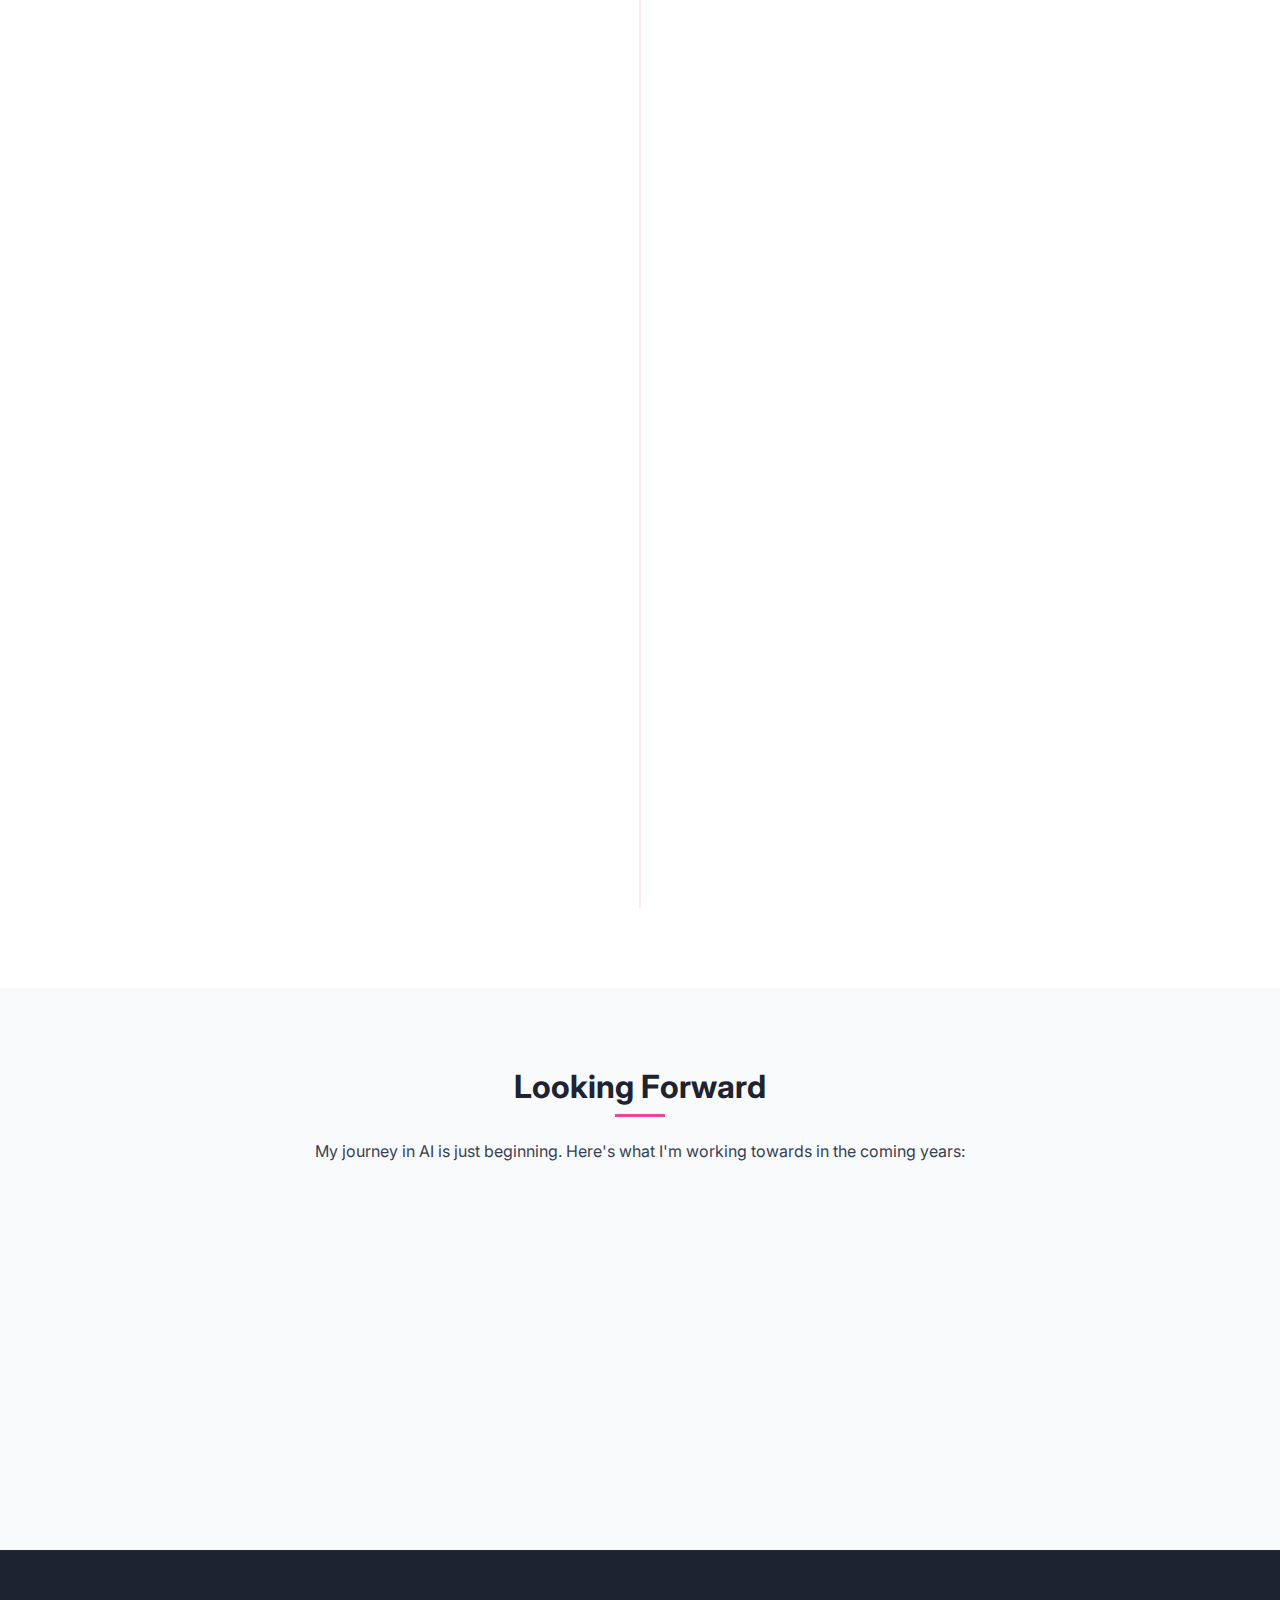
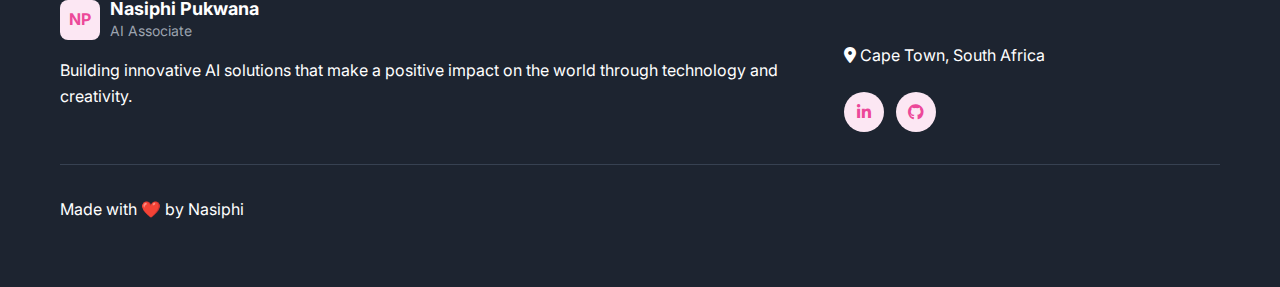
<file: MySite/timeline.html>
<!DOCTYPE html>
<html lang="en">
<head>
  <meta charset="UTF-8">
  <meta name="viewport" content="width=device-width, initial-scale=1.0">
  <title>Timeline | Nasiphi Pukwana | AI Associate</title>
  <meta name="description" content="Explore Nasiphi Pukwana's professional journey and career timeline in AI and machine learning">
  
  <!-- Open Graph Tags -->
  <meta property="og:title" content="Timeline | Nasiphi Pukwana | AI Associate">
  <meta property="og:description" content="Explore Nasiphi Pukwana's professional journey and career timeline in AI and machine learning">
  <meta property="og:image" content="https://images.unsplash.com/photo-1573497019940-1c28c88b4f3e">
  <meta property="og:url" content="https://nasiphipukwana.com/timeline">
  
  <!-- Favicon -->
  <link rel="icon" href="images/favicon.ico">
  
  <!-- CSS -->
  <link rel="stylesheet" href="/styles.css">
  
  <!-- Font Awesome -->
  <link rel="stylesheet" href="https://cdnjs.cloudflare.com/ajax/libs/font-awesome/6.1.1/css/all.min.css">
  
  <!-- Google Fonts -->
  <link rel="preconnect" href="https://fonts.googleapis.com">
  <link rel="preconnect" href="https://fonts.gstatic.com" crossorigin>
  <link href="https://fonts.googleapis.com/css2?family=Inter:wght@300;400;500;600;700&display=swap" rel="stylesheet">
</head>
<body>
  <!-- Header -->
  <header>
    <div class="container">
      <nav class="navbar">
        <div class="logo">
          <div class="logo-icon">NP</div>
          <div class="logo-text">
            <h1>Nasiphi Pukwana</h1>
            <p>Aspiring AI Engineer <span>ـــــــــــــــﮩ٨ـ❤️️</span></p>
          </div>
        </div>
        
        <ul class="nav-menu">
          <li><a href="index.html" class="active">About Me</a></li>
          <li><a href="resume.html">Resume</a></li>
          <li><a href="projects.html">Projects</a></li>
          <li><a href="timeline.html">Timeline</a></li>
          <li><a href="contact.html">Contact</a></li>
        </ul>
        
        <button class="mobile-menu-btn">
          <i class="fas fa-bars"></i>
        </button>
      </nav>
    </div>
  </header>

  <!-- Timeline Section -->
  <section class="timeline">
    <div class="container">
      <div class="text-center">
        <h1 class="section-title">My Journey</h1>
      </div>
      
      <div class="timeline-container">
        <!-- 2023 -->
        <div class="timeline-item reveal">
          <div class="timeline-dot"></div>
          <div class="timeline-content">
            <div class="timeline-date"> May 2025</div>
            <h3> Microsoft AI Skills Hackathon Participant</h3>
            <p>
              Participated in the Microsoft AI Skills Hackathon, 
              where I developed a Minimal Viable Product (MVP) for a clinic management system.
               The solution leveraged AI and Microsoft Azure to improve patient management, 
               scheduling, and resource allocation within clinics. I integrated 
               Microsoft Copilot throughout the development process to streamline productivity.
            </p>
          </div>
        </div>

         <div class="timeline-item reveal">
          <div class="timeline-dot"></div>
          <div class="timeline-content">
            <div class="timeline-date"> May 2025</div>
            <h3>Graduated with cum laude</h3>
            <h4></h4>
            <p> Earned a ND in ICT, specializing in Application Development. Graduated cum laude, 
              demonstrating strong academic performance, dedication, and a passion for building software solutions.</p>
          </div>
        </div>

        <div class="timeline-item reveal">
          <div class="timeline-dot"></div>
          <div class="timeline-content">
            <div class="timeline-date">April 2025</div>
            <h3>Candidate Spotlight – CAPACITI AI Learnership</h3>
            <p>
             After two months into the CAPACITI AI Learnership, I was selected as one of the top two standout candidates for the month. This recognition was awarded for my dedication, rapid technical growth, and proactive approach in applying AI to real-world challenges. 
            </p>
          </div>
        </div>

        <div class="timeline-item reveal">
          <div class="timeline-dot"></div>
          <div class="timeline-content">
            <div class="timeline-date"> July 2024</div>
            <h3>Student Cluster Competition Participant</h3>
            <p>Participated in the CHPC Student Cluster Competition, where I worked with a 
              team to optimize and benchmark workloads like HPL, HPCC, and Qiskit.
               Gained hands-on experience in high-performance computing and played a 
               key role in delivering code and performance outputs on deadline </p>
          </div>
        </div>
        
        <div class="timeline-item reveal">
          <div class="timeline-dot"></div>
          <div class="timeline-content">
            <div class="timeline-date">2022</div>
            <h3>Sustainability Mobile Hackathon Participant</h3>
            <p>
              Engaged in a dynamic 4-day hackathon focused on sustainable mobility solutions,
               organized by Ctrack in partnership with CortexHub, Inq, and Arm Engage.
                Collaborated with a multidisciplinary team to develop innovative, 
                tech-driven solutions addressing real-world challenges in green mobility.
                 The event emphasized the application of AI and IoT 
              technologies to promote sustainable transportation, 
              aligning with global efforts towards environmental sustainability
            </p>
          </div>
        </div>
      
        <div class="timeline-item reveal">
          <div class="timeline-dot"></div>
          <div class="timeline-content">
            <div class="timeline-date">2021</div>
            <h3>University Journey Begins</h3>
            <p>
              Started my Diploma, laying the 
              foundation for my career in software development.
              I gained practical experience while serving as a tutor,
               supporting students and strengthening my skills.
            </p>
          </div>
        </div>
      </div>
    </div>
  </section>

  <section class="looking-forward">
    <div class="container">
      <div class="text-center">
        <h2 class="section-title">Looking Forward</h2>
        <p>My journey in AI is just beginning. Here's what I'm working towards in the coming years:</p>
      </div>
      
      <div class="goals-container">
        <div class="goals-card short-term reveal-left">
          <div class="goals-header">
            <div class="goals-number">1</div>
            <h3>Short-term Goals (1-2 Years)</h3>
          </div>
          <ul class="goals-list">
            <li>
              <i class="fas fa-check-circle"></i>
              <span>Secure a full-time position as an AI Engineer</span>
            </li>
            <li>
              <i class="fas fa-check-circle"></i>
              <span>Publish research in a peer-reviewed journal</span>
            </li>
            <li>
              <i class="fas fa-check-circle"></i>
              <span>Contribute to open-source AI projects</span>
            </li>
          </ul>
        </div>
        
        <div class="goals-card long-term reveal-right">
          <div class="goals-header">
            <div class="goals-number">2</div>
            <h3>Long-term Vision (3-5 Years)</h3>
          </div>
          <ul class="goals-list">
            <li>
              <i class="fas fa-check-circle"></i>
              <span>Lead an AI research team or project</span>
            </li>
            <li>
              <i class="fas fa-check-circle"></i>
              <span>Develop an AI solution that impacts a million users</span>
            </li>
            <li>
              <i class="fas fa-check-circle"></i>
              <span>Pursue further education in specialized AI fields</span>
            </li>
          </ul>
        </div>
      </div>
    </div>
  </section>

  <footer>
    <div class="container">
      <div class="footer-container">
        <div class="footer-info">
          <div class="footer-logo">
            <div class="footer-logo-icon">NP</div>
            <div class="footer-logo-text">
              <h2>Nasiphi Pukwana</h2>
              <p>AI Associate</p>
            </div>
          </div>
          <p>Building innovative AI solutions that make a positive impact on the world through technology and creativity.</p>
        </div>
        
       <div class="footer-contact">
          <h3>Contact</h3>
          <p><i class="fas fa-map-marker-alt"></i> Cape Town, South Africa</p>
          <div class="social-icons">
            <a href="https://www.linkedin.com/in/nasiphi-pukwana-107148337/" class="social-icon"><i class="fab fa-linkedin-in"></i></a>
            <a href="https://github.com/pukwananasiphi" class="social-icon"><i class="fab fa-github"></i></a>
          </div>
        </div>
      </div>
      
      <div class="footer-bottom">
        <p>Made with <span style="color: pink;">❤️</span> by Nasiphi</p>
      </div>
    </div>
  </footer>

  <a href="/timeline.html" class="back-to-top" aria-label="Back to top">
    <i class="fas fa-arrow-up"></i>
  </a>

  <!-- JavaScript -->
  <script src="/scripts.js"></script>
</body>
</html>
</file>
<file: styles.css>
/* Main Styles */
:root {
  --primary-color: #EC4899;
  --secondary-color: #4F46E5;
  --dark-color: #1d2430;
  --light-color: #f9fafb;
  --gray-color: #6b7280;
  --success-color: #10B981;
}

* {
  margin: 0;
  padding: 0;
  box-sizing: border-box;
}

body {
  font-family: 'Inter', -apple-system, BlinkMacSystemFont, 'Segoe UI', Roboto, Oxygen,
    Ubuntu, Cantarell, 'Open Sans', 'Helvetica Neue', sans-serif;
  line-height: 1.6;
  color: #374151;
  background-color: #fff;
}

a {
  text-decoration: none;
  color: var(--primary-color);
}

.container {
  width: 100%;
  max-width: 1200px;
  margin: 0 auto;
  padding: 0 20px;
}

.text-center {
  text-align: center;
}

/* Typography */
h1, h2, h3, h4, h5, h6 {
  font-weight: 700;
  line-height: 1.2;
  margin-bottom: 1rem;
  color: var(--dark-color);
}

h1 {
  font-size: 2.5rem;
}

h2 {
  font-size: 2rem;
}

h3 {
  font-size: 1.5rem;
}

p {
  margin-bottom: 1rem;
}

/* Header & Navigation */
header {
  background-color: #fff;
  box-shadow: 0 2px 10px rgba(0, 0, 0, 0.05);
  position: fixed;
  width: 100%;
  top: 0;
  left: 0;
  z-index: 100;
}

.navbar {
  display: flex;
  justify-content: space-between;
  align-items: center;
  padding: 1rem 0;
}

.logo {
  display: flex;
  align-items: center;
}

.logo-icon {
  width: 40px;
  height: 40px;
  background-color: #FCE7F3;
  border-radius: 8px;
  display: flex;
  align-items: center;
  justify-content: center;
  color: var(--primary-color);
  font-weight: bold;
  margin-right: 10px;
}

.logo-text h1 {
  font-size: 18px;
  margin-bottom: 0;
}

.logo-text p {
  font-size: 14px;
  color: var(--gray-color);
  margin-bottom: 0;
}

.nav-menu {
  display: flex;
  list-style: none;
}

.nav-menu li {
  margin-left: 1.5rem;
}

.nav-menu a {
  color: var(--dark-color);
  font-weight: 500;
  transition: color 0.3s;
  position: relative;
}

.nav-menu a:hover {
  color: var(--primary-color);
}

.nav-menu a::after {
  content: '';
  position: absolute;
  width: 0;
  height: 2px;
  bottom: -5px;
  left: 0;
  background-color: var(--primary-color);
  transition: width 0.3s;
}

.nav-menu a:hover::after {
  width: 100%;
}

.nav-menu a.active {
  color: var(--primary-color);
}

.nav-menu a.active::after {
  width: 100%;
}

.mobile-menu-btn {
  display: none;
  background: none;
  border: none;
  font-size: 24px;
  cursor: pointer;
  color: var(--dark-color);
}

/* Hero Section */
.hero {
  min-height: 100vh;
  display: flex;
  align-items: center;
  padding-top: 60px;
  background: linear-gradient(to bottom right, #fff, #f9fafb);
}

.hero-content {
  display: flex;
  flex-direction: column;
  align-items: center;
  text-align: center;
}

.hero-image {
  border-radius: 50%;
  box-shadow: 0 20px 25px -5px rgba(0, 0, 0, 0.1);
  border: 4px solid #fff;
  width: 280px;
  height: 280px;
  object-fit: cover;
  margin-bottom: 2rem;
}

.hero-title {
  font-size: 2.5rem;
  margin-bottom: 1rem;
}

.hero-subtitle {
  font-size: 1.5rem;
  color: var(--gray-color);
  margin-bottom: 1.5rem;
}

.hero-description {
  max-width: 600px;
  margin-bottom: 2rem;
}

.btn {
  display: inline-block;
  padding: 0.75rem 1.5rem;
  border-radius: 50px;
  font-weight: 600;
  text-align: center;
  cursor: pointer;
  transition: all 0.3s;
}

.btn-primary {
  background-color: var(--primary-color);
  color: white;
  box-shadow: 0 4px 6px -1px rgba(236, 72, 153, 0.2);
}

.btn-primary:hover {
  background-color: #DB2777;
  transform: translateY(-2px);
  box-shadow: 0 6px 10px -1px rgba(236, 72, 153, 0.3);
}

.btn-outline {
  background-color: transparent;
  color: var(--primary-color);
  border: 1px solid var(--primary-color);
}

.btn-outline:hover {
  background-color: rgba(236, 72, 153, 0.05);
  transform: translateY(-2px);
}

/* About Section */
.about {
  padding: 5rem 0;
  background-color: #fff;
}

.about-content {
  display: flex;
  flex-wrap: wrap;
  align-items: center;
  gap: 2rem;
}

.about-image {
  flex: 1;
  min-width: 300px;
}

.about-text {
  flex: 1;
  min-width: 300px;
}

.section-title {
  position: relative;
  margin-bottom: 2rem;
}

.section-title::after {
  content: '';
  position: absolute;
  width: 50px;
  height: 3px;
  background-color: var(--primary-color);
  bottom: -10px;
  left: 0;
}

.text-center .section-title::after {
  left: 50%;
  transform: translateX(-50%);
}

/* Approach Section */
.approach {
  padding: 5rem 0;
  background-color: var(--light-color);
}

.approach-grid {
  display: grid;
  grid-template-columns: repeat(auto-fit, minmax(300px, 1fr));
  gap: 2rem;
  margin-top: 3rem;
}

.approach-card {
  background-color: #fff;
  border-radius: 8px;
  padding: 2rem;
  box-shadow: 0 4px 6px -1px rgba(0, 0, 0, 0.1);
  transition: transform 0.3s, box-shadow 0.3s;
}

.approach-card:hover {
  transform: translateY(-5px);
  box-shadow: 0 10px 15px -3px rgba(0, 0, 0, 0.1);
}

.approach-card-icon {
  font-size: 2rem;
  color: var(--primary-color);
  margin-bottom: 1rem;
}

/* Philosophy Section */
.philosophy {
  padding: 5rem 0;
  background-color: #fff;
}

.philosophy-content {
  display: flex;
  flex-wrap: wrap;
  gap: 2rem;
  margin-top: 3rem;
}

.philosophy-item {
  flex: 1;
  min-width: 300px;
  padding: 2rem;
  background-color: var(--light-color);
  border-radius: 8px;
  transition: transform 0.3s;
}

.philosophy-item:hover {
  transform: translateY(-5px);
}

.philosophy-icon {
  font-size: 2rem;
  color: var(--primary-color);
  margin-bottom: 1rem;
}

/* Timeline Section */
.timeline {
  padding: 5rem 0;
  background-color: #fff;
}

.timeline-container {
  position: relative;
  max-width: 800px;
  margin: 0 auto;
  padding: 2rem 0;
}

.timeline-container::after {
  content: '';
  position: absolute;
  width: 2px;
  background-color: #FCE7F3;
  top: 0;
  bottom: 0;
  left: 50%;
  margin-left: -1px;
}

.timeline-item {
  position: relative;
  margin-bottom: 3rem;
}

.timeline-content {
  position: relative;
  width: 45%;
  padding: 1.5rem;
  background-color: #fff;
  border-radius: 8px;
  box-shadow: 0 4px 6px -1px rgba(0, 0, 0, 0.1);
}

.timeline-item:nth-child(odd) .timeline-content {
  margin-left: auto;
}

.timeline-date {
  position: absolute;
  top: 10px;
  width: 120px;
  text-align: center;
  padding: 0.5rem;
  background-color: var(--primary-color);
  color: #fff;
  border-radius: 4px;
}

.timeline-item:nth-child(odd) .timeline-date {
  left: -140px;
}

.timeline-item:nth-child(even) .timeline-date {
  right: -140px;
}

.timeline-dot {
  position: absolute;
  width: 20px;
  height: 20px;
  border-radius: 50%;
  background-color: var(--primary-color);
  top: 15px;
  left: 50%;
  transform: translateX(-50%);
  z-index: 10;
}

/* Looking Forward Section */
.looking-forward {
  padding: 5rem 0;
  background-color: var(--light-color);
}

.goals-container {
  display: flex;
  flex-wrap: wrap;
  gap: 2rem;
  margin-top: 3rem;
}

.goals-card {
  flex: 1;
  min-width: 300px;
  background-color: #fff;
  border-radius: 8px;
  padding: 2rem;
  box-shadow: 0 4px 6px -1px rgba(0, 0, 0, 0.1);
}

.goals-header {
  display: flex;
  align-items: center;
  margin-bottom: 1.5rem;
}

.goals-number {
  width: 30px;
  height: 30px;
  border-radius: 50%;
  display: flex;
  align-items: center;
  justify-content: center;
  margin-right: 1rem;
  font-weight: bold;
}

.short-term .goals-number {
  background-color: #E0F2FE;
  color: #0284C7;
}

.long-term .goals-number {
  background-color: #F3E8FF;
  color: #9333EA;
}

.goals-list {
  list-style: none;
}

.goals-list li {
  display: flex;
  align-items: flex-start;
  margin-bottom: 1rem;
}

.goals-list i {
  color: var(--success-color);
  margin-right: 0.5rem;
  margin-top: 0.25rem;
}

/* Projects Section */
.projects {
  padding: 5rem 0;
  background-color: #fff;
}

.projects-grid {
  display: grid;
  grid-template-columns: repeat(auto-fill, minmax(300px, 1fr));
  gap: 2rem;
  margin-top: 3rem;
}

.project-card {
  background-color: #fff;
  border-radius: 8px;
  overflow: hidden;
  box-shadow: 0 4px 6px -1px rgba(0, 0, 0, 0.1);
  transition: transform 0.3s, box-shadow 0.3s;
}

.project-card:hover {
  transform: translateY(-5px);
  box-shadow: 0 10px 15px -3px rgba(0, 0, 0, 0.1);
}

.project-image {
  width: 100%;
  height: 200px;
  object-fit: cover;
}

.project-content {
  padding: 1.5rem;
}

.project-category {
  display: inline-block;
  padding: 0.25rem 0.75rem;
  border-radius: 50px;
  font-size: 0.75rem;
  margin-bottom: 0.5rem;
}

.project-tags {
  display: flex;
  flex-wrap: wrap;
  gap: 0.5rem;
  margin-top: 1rem;
}

.project-tag {
  padding: 0.25rem 0.75rem;
  border-radius: 50px;
  background-color: var(--light-color);
  font-size: 0.75rem;
}

/* Skills Section */
.skills {
  padding: 5rem 0;
  background-color: var(--light-color);
}

.skills-grid {
  display: grid;
  grid-template-columns: repeat(auto-fill, minmax(300px, 1fr));
  gap: 2rem;
  margin-top: 3rem;
}

.skill-card {
  background-color: #fff;
  border-radius: 8px;
  padding: 1.5rem;
  box-shadow: 0 4px 6px -1px rgba(0, 0, 0, 0.1);
}

.skill-name {
  display: flex;
  justify-content: space-between;
  margin-bottom: 0.5rem;
}

.skill-progress {
  height: 8px;
  background-color: var(--light-color);
  border-radius: 50px;
  overflow: hidden;
}

.skill-bar {
  height: 100%;
  border-radius: 50px;
}

.animated-skill {
  margin-bottom: 1.5rem;
}

/* Contact Section */
.contact {
  padding: 5rem 0;
  background-color: #fff;
}

.contact-container {
  display: flex;
  flex-wrap: wrap;
  gap: 2rem;
  margin-top: 3rem;
}

.contact-form {
  flex: 1;
  min-width: 300px;
}

.contact-info {
  flex: 1;
  min-width: 300px;
}

.form-group {
  margin-bottom: 1.5rem;
}

.form-control {
  width: 100%;
  padding: 0.75rem;
  border: 1px solid #d1d5db;
  border-radius: 8px;
  transition: border-color 0.3s;
}

.form-control:focus {
  outline: none;
  border-color: var(--primary-color);
}

textarea.form-control {
  min-height: 150px;
  resize: vertical;
}

.contact-method {
  display: flex;
  align-items: center;
  margin-bottom: 1.5rem;
}

.contact-icon {
  width: 40px;
  height: 40px;
  border-radius: 50%;
  background-color: #FCE7F3;
  display: flex;
  align-items: center;
  justify-content: center;
  color: var(--primary-color);
  margin-right: 1rem;
}

.social-icons {
  display: flex;
  gap: 0.75rem;
  margin-top: 1.5rem;
}

.social-icon {
  width: 40px;
  height: 40px;
  border-radius: 50%;
  background-color: #FCE7F3;
  display: flex;
  align-items: center;
  justify-content: center;
  color: var(--primary-color);
  transition: transform 0.3s, background-color 0.3s;
}

.social-icon:hover {
  transform: scale(1.1);
  background-color: var(--primary-color);
  color: #fff;
}

/* Footer */
footer {
  background-color: var(--dark-color);
  color: #fff;
  padding: 3rem 0;
}

.footer-container {
  display: flex;
  flex-wrap: wrap;
  justify-content: space-between;
  gap: 2rem;
}

.footer-info {
  flex: 2;
  min-width: 250px;
}

.footer-logo {
  display: flex;
  align-items: center;
  margin-bottom: 1rem;
}

.footer-logo-icon {
  width: 40px;
  height: 40px;
  background-color: #FCE7F3;
  border-radius: 8px;
  display: flex;
  align-items: center;
  justify-content: center;
  color: var(--primary-color);
  font-weight: bold;
  margin-right: 10px;
}

.footer-logo-text h2 {
  font-size: 18px;
  margin-bottom: 0;
  color: #fff;
}

.footer-logo-text p {
  font-size: 14px;
  color: #9CA3AF;
  margin-bottom: 0;
}

.footer-contact {
  flex: 1;
  min-width: 250px;
}

.footer-bottom {
  display: flex;
  flex-wrap: wrap;
  justify-content: space-between;
  align-items: center;
  margin-top: 2rem;
  padding-top: 2rem;
  border-top: 1px solid #374151;
}

.footer-copyright {
  color: #9CA3AF;
  font-size: 14px;
}

.footer-links a {
  color: #9CA3AF;
  margin-left: 1.5rem;
  font-size: 14px;
  transition: color 0.3s;
}

.footer-links a:hover {
  color: #fff;
}

.back-to-top {
  position: fixed;
  bottom: 20px;
  right: 20px;
  width: 40px;
  height: 40px;
  border-radius: 50%;
  background-color: var(--primary-color);
  color: #fff;
  display: flex;
  align-items: center;
  justify-content: center;
  cursor: pointer;
  box-shadow: 0 4px 6px -1px rgba(0, 0, 0, 0.1);
  transition: transform 0.3s, background-color 0.3s;
  z-index: 99;
}

.back-to-top:hover {
  transform: translateY(-5px);
  background-color: #DB2777;
}

/* Animations */
.reveal {
  opacity: 0;
  transform: translateY(50px);
  transition: opacity 0.7s, transform 0.7s;
}

.reveal.active {
  opacity: 1;
  transform: translateY(0);
}

.reveal-left {
  opacity: 0;
  transform: translateX(-50px);
  transition: opacity 0.7s, transform 0.7s;
}

.reveal-left.active {
  opacity: 1;
  transform: translateX(0);
}

.reveal-right {
  opacity: 0;
  transform: translateX(50px);
  transition: opacity 0.7s, transform 0.7s;
}

.reveal-right.active {
  opacity: 1;
  transform: translateX(0);
}

/* Responsive */
@media (max-width: 768px) {
  .navbar {
    padding: 1rem;
  }
  
  .nav-menu {
    display: none;
    position: absolute;
    top: 70px;
    left: 0;
    width: 100%;
    background-color: #fff;
    box-shadow: 0 10px 15px -3px rgba(0, 0, 0, 0.1);
    flex-direction: column;
    align-items: center;
    padding: 1rem 0;
  }
  
  .nav-menu.active {
    display: flex;
  }
  
  .nav-menu li {
    margin: 0.5rem 0;
  }
  
  .mobile-menu-btn {
    display: block;
  }
  
  .timeline-container::after {
    left: 30px;
  }
  
  .timeline-content {
    width: calc(100% - 20px);
    margin-left: 50px !important;
  }
  
  .timeline-date {
    position: relative;
    left: 0 !important;
    right: 0 !important;
    top: 0;
    margin-bottom: 1rem;
    width: 100%;
    z-index: 2; /* Add this to make the date appear above the line */
    padding: 0 10px;
  }
  
  .timeline-dot {
    left: 30px;
  }
}
</file>
